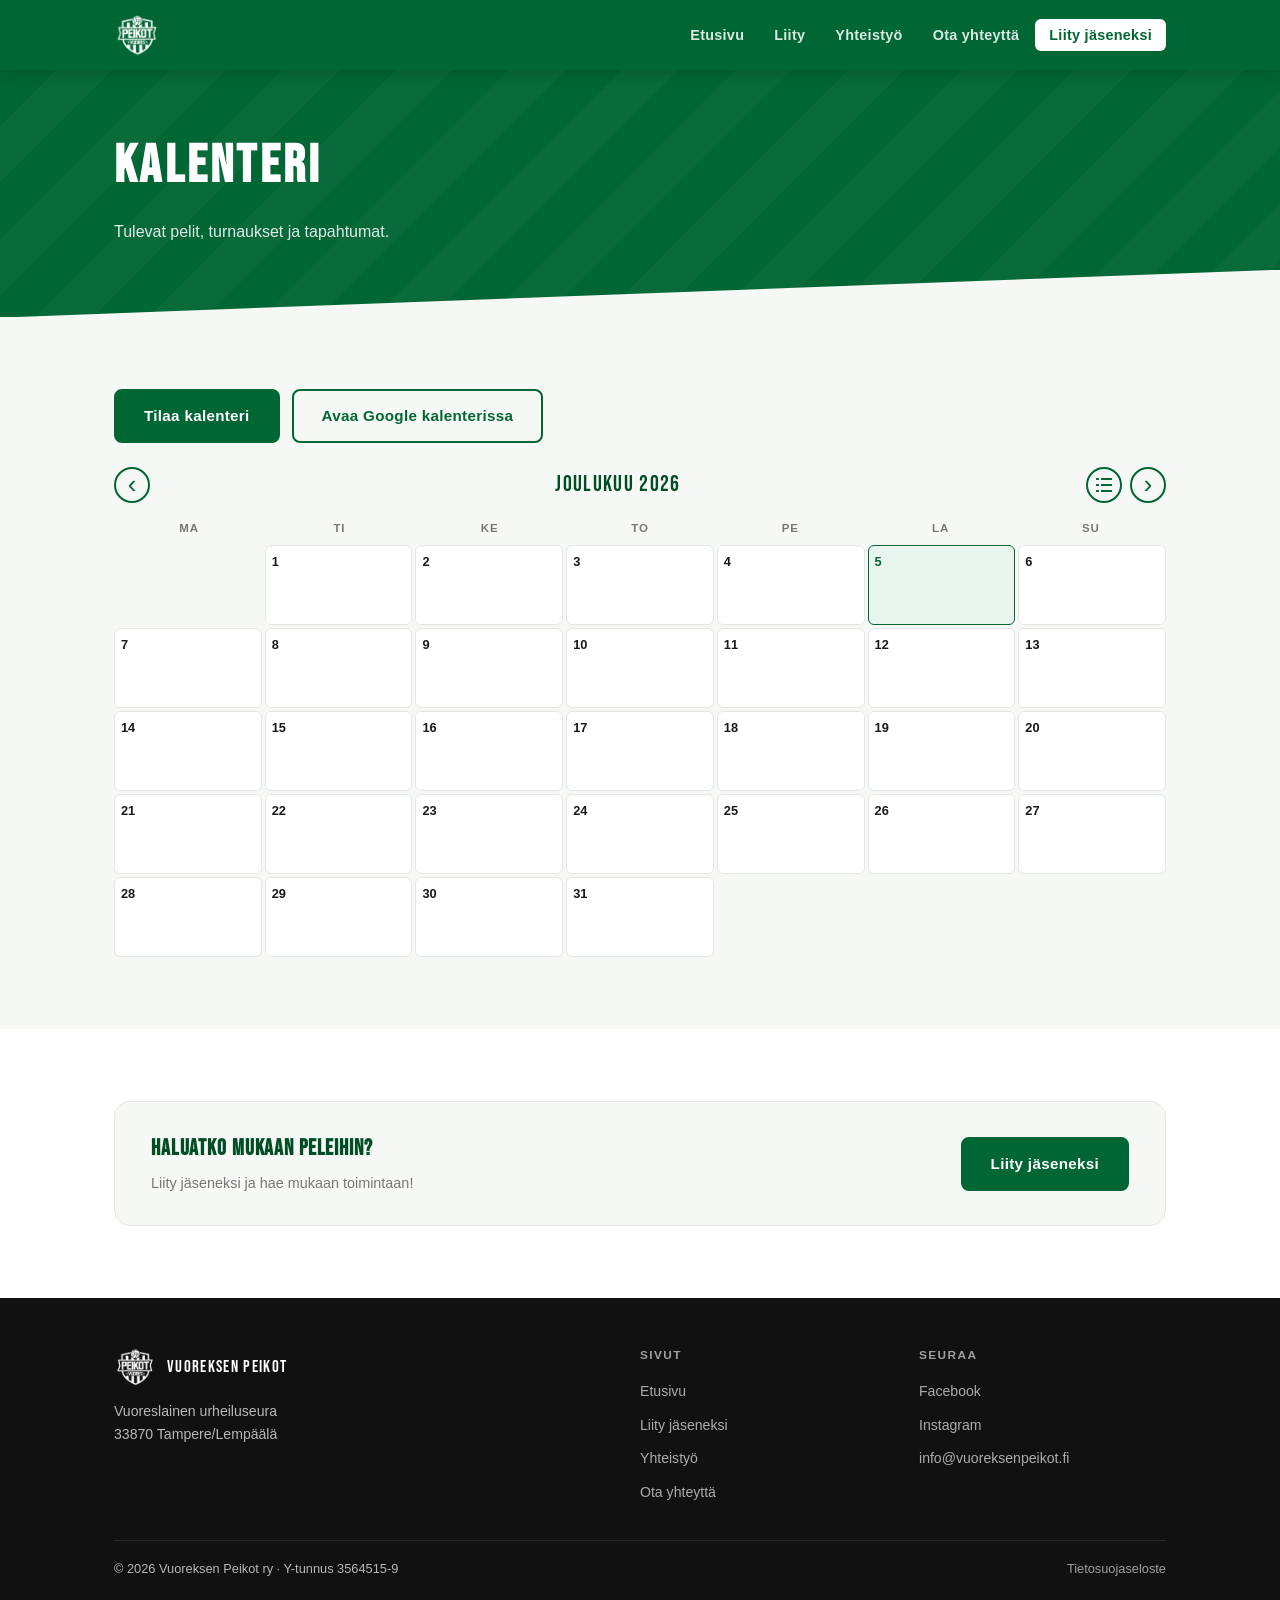
<file: kalenteri.html>
<!DOCTYPE html>
<html lang="fi">
<head>
  <meta charset="UTF-8">
  <meta name="viewport" content="width=device-width, initial-scale=1.0">
  <title>Kalenteri — Vuoreksen Peikot ry</title>
  <meta name="description" content="Vuoreksen Peikot ry:n tapahtumakalenteri. Tulevat pelit, turnaukset ja tapahtumat.">
  <meta property="og:title" content="Kalenteri — Vuoreksen Peikot ry">
  <meta property="og:description" content="Tulevat pelit, turnaukset ja tapahtumat.">
  <meta property="og:image" content="https://vuoreksenpeikot.fi/img/logo.webp">
  <meta property="og:image:alt" content="Vuoreksen Peikot ry:n logo">
  <meta property="og:url" content="https://vuoreksenpeikot.fi/kalenteri.html">
  <meta property="og:type" content="website">
  <link rel="icon" href="img/favicon.ico" sizes="any">
  <link rel="icon" href="img/favicon-32x32.png" type="image/png" sizes="32x32">
  <link rel="icon" href="img/favicon-16x16.png" type="image/png" sizes="16x16">
  <link rel="apple-touch-icon" href="img/apple-touch-icon.png">
  <link rel="manifest" href="site.webmanifest">
  <link rel="preload" href="fonts/BebasNeue-Regular.woff2" as="font" type="font/woff2" crossorigin>
  <link rel="canonical" href="https://vuoreksenpeikot.fi/kalenteri.html">
  <link rel="stylesheet" href="css/style.css?v=1">
</head>
<body>

  <div id="nav-placeholder"><noscript><nav class="nav" role="navigation" aria-label="Päänavigaatio"><div class="container nav-inner"><a href="index.html" class="nav-logo" aria-label="Vuoreksen Peikot etusivu"><img src="img/logo-white.webp" alt="Vuoreksen Peikot logo"></a><ul class="nav-links" style="display:flex"><li><a href="index.html">Etusivu</a></li><li><a href="kalenteri.html">Kalenteri</a></li><li><a href="liity.html">Liity</a></li><li><a href="yhteistyo.html">Yhteistyö</a></li><li><a href="ota-yhteytta.html">Ota yhteyttä</a></li></ul></div></nav></noscript></div>

  <!-- PAGE HERO -->
  <section class="page-hero" id="main-content">
    <div class="page-hero-bg" aria-hidden="true"></div>
    <div class="container page-hero-content">
      <h1>Kalenteri</h1>
      <p>Tulevat pelit, turnaukset ja tapahtumat.</p>
    </div>
  </section>

  <!-- TAPAHTUMALISTA -->
  <section class="section section-alt">
    <div class="container">
      <div class="calendar-subscribe" style="margin-bottom:24px">
        <a href="webcal://calendar.google.com/calendar/ical/info%40vuoreksenpeikot.fi/public/basic.ics" class="btn btn-primary">Tilaa kalenteri</a>
        <a href="https://calendar.google.com/calendar/embed?src=info%40vuoreksenpeikot.fi&ctz=Europe%2FHelsinki" target="_blank" rel="noopener" class="btn btn-outline-green">Avaa Google kalenterissa</a>
      </div>

      <div id="event-list">
        <div class="cal-header">
          <button class="cal-nav-btn" id="cal-prev">&#8249;</button>
          <span class="cal-month-title" id="cal-month-title"></span>
          <div class="cal-header-right">
            <button class="cal-view-toggle" id="cal-view-toggle" aria-label="Vaihda näkymää">
              <svg class="cal-toggle-icon cal-toggle-icon-agenda" width="20" height="20" viewBox="0 0 20 20" fill="none" aria-hidden="true"><rect x="2" y="3" width="3" height="2" rx=".5" fill="currentColor"/><rect x="7" y="3" width="11" height="2" rx=".5" fill="currentColor"/><rect x="2" y="9" width="3" height="2" rx=".5" fill="currentColor"/><rect x="7" y="9" width="11" height="2" rx=".5" fill="currentColor"/><rect x="2" y="15" width="3" height="2" rx=".5" fill="currentColor"/><rect x="7" y="15" width="11" height="2" rx=".5" fill="currentColor"/></svg>
              <svg class="cal-toggle-icon cal-toggle-icon-grid" width="20" height="20" viewBox="0 0 20 20" fill="none" aria-hidden="true"><rect x="2" y="2" width="7" height="7" rx="1" fill="currentColor"/><rect x="11" y="2" width="7" height="7" rx="1" fill="currentColor"/><rect x="2" y="11" width="7" height="7" rx="1" fill="currentColor"/><rect x="11" y="11" width="7" height="7" rx="1" fill="currentColor"/></svg>
            </button>
            <button class="cal-nav-btn" id="cal-next">&#8250;</button>
          </div>
        </div>
        <div class="cal-weekdays">
          <div>Ma</div><div>Ti</div><div>Ke</div><div>To</div><div>Pe</div><div>La</div><div>Su</div>
        </div>
        <div class="cal-days" id="cal-days">
          <div class="event-list-empty" style="grid-column:1/-1">Ladataan tapahtumia...</div>
        </div>
        <div class="cal-agenda" id="cal-agenda"></div>
      </div>

    </div>
  </section>

  <!-- CTA -->
  <section class="section">
    <div class="container">
      <div class="cta-banner">
        <div>
          <h3>Haluatko mukaan peleihin?</h3>
          <p>Liity jäseneksi ja hae mukaan toimintaan!</p>
        </div>
        <a href="liity.html" class="btn btn-primary">Liity jäseneksi</a>
      </div>
    </div>
  </section>

  <!-- TAPAHTUMA-MODAALI -->
  <div id="cal-modal" class="cal-modal-overlay" role="dialog" aria-modal="true">
    <div class="cal-modal-box">
      <button class="cal-modal-close" id="cal-modal-close" aria-label="Sulje">&times;</button>
      <h3 id="cal-modal-title"></h3>
      <p id="cal-modal-date" class="cal-modal-meta"></p>
      <p id="cal-modal-time" class="cal-modal-meta"></p>
      <p id="cal-modal-location" class="cal-modal-meta cal-modal-location"></p>
      <p id="cal-modal-desc" class="cal-modal-desc"></p>
    </div>
  </div>

  <div id="footer-placeholder"></div>

  <script data-goatcounter="https://peikot.goatcounter.com/count"
          async src="js/count.js"></script>
  <script src="js/main.js?v=1"></script>
</body>
</html>
</file>
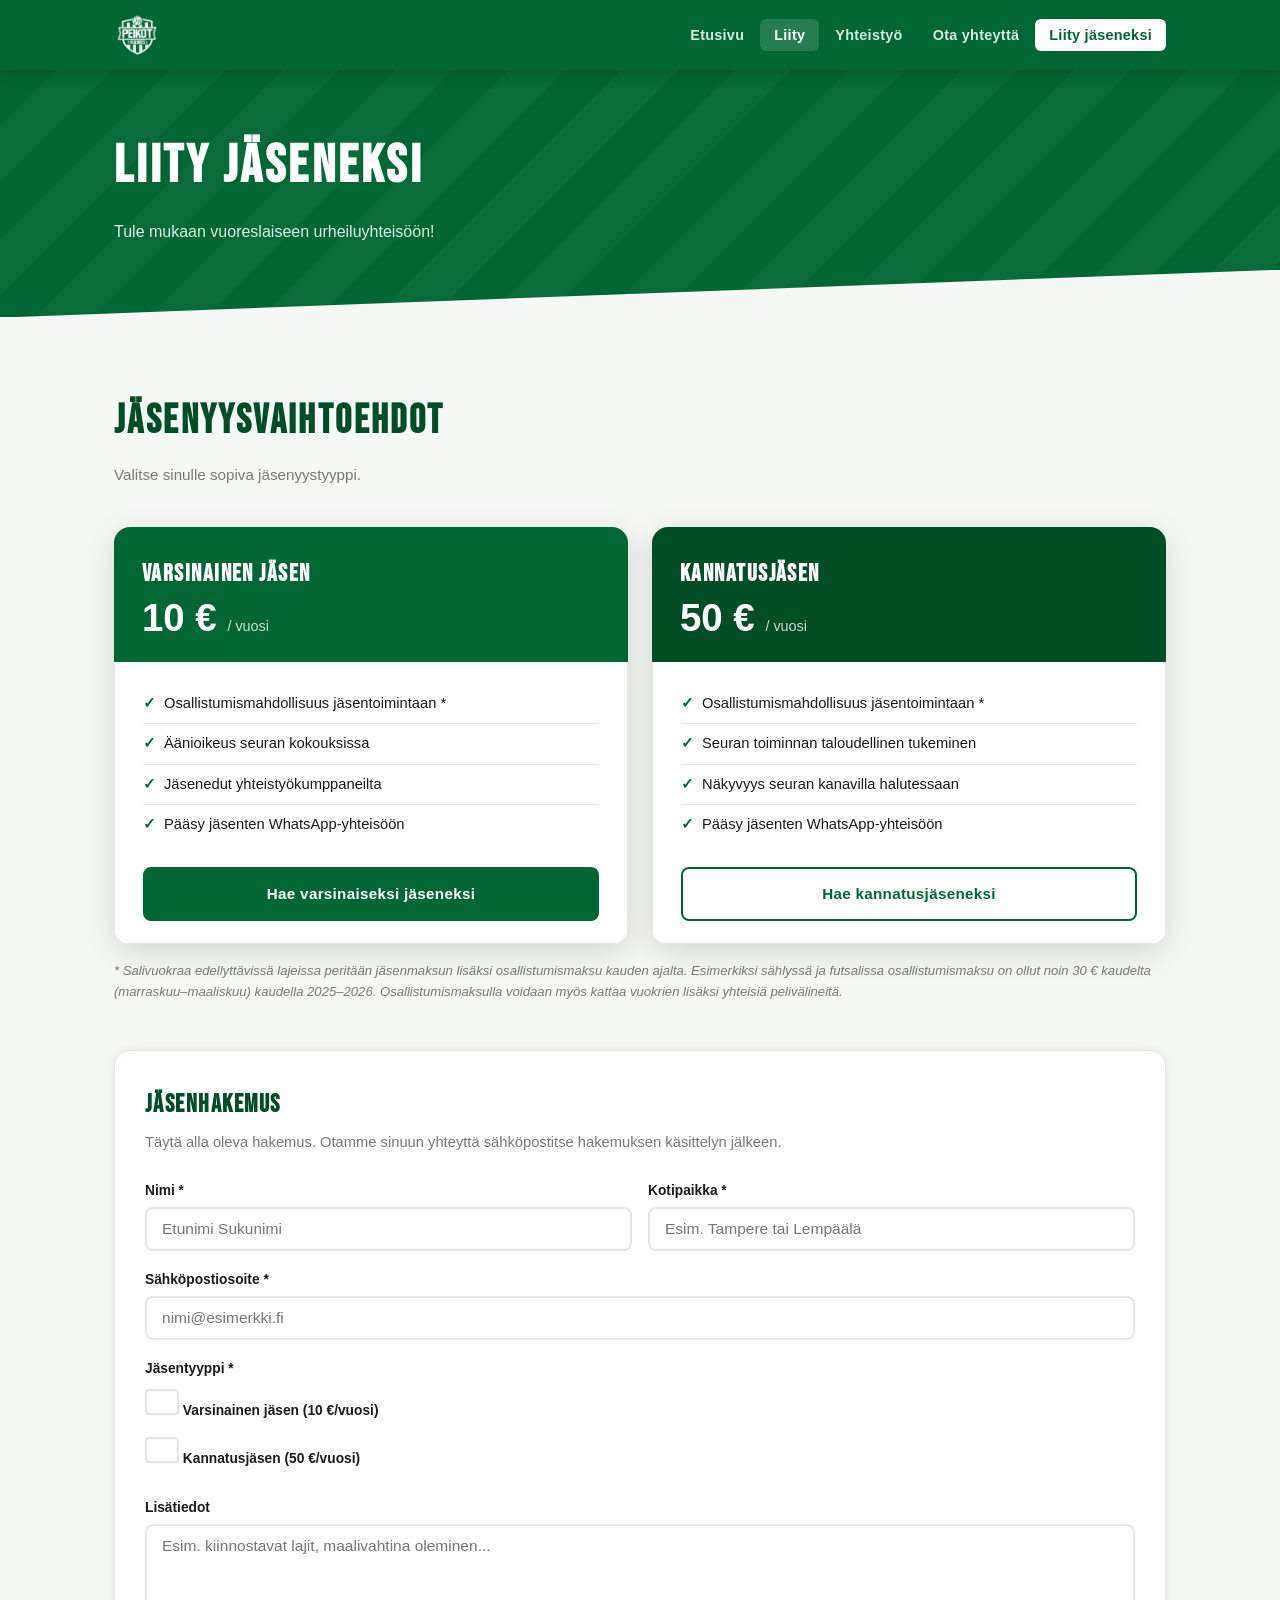
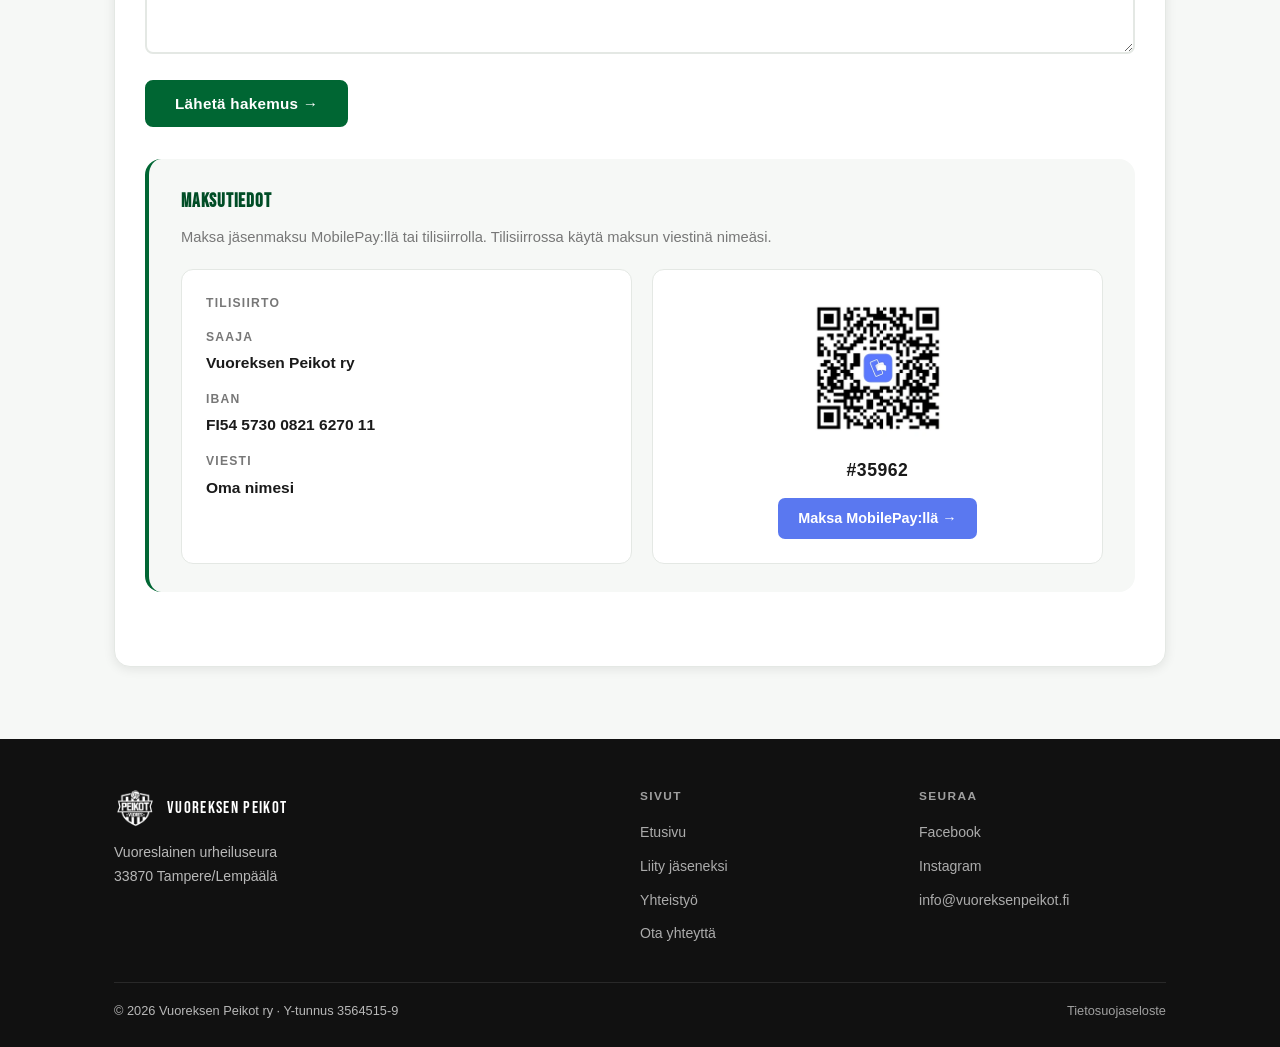
<file: liity.html>
<!DOCTYPE html>
<html lang="fi">
<head>
  <meta charset="UTF-8">
  <meta name="viewport" content="width=device-width, initial-scale=1.0">
  <title>Liity jäseneksi — Vuoreksen Peikot ry</title>
  <meta name="description" content="Liity Vuoreksen Peikot ry:n jäseneksi.">
  <meta property="og:title" content="Liity jäseneksi — Vuoreksen Peikot ry">
  <meta property="og:description" content="Liity Vuoreksen Peikot ry:n jäseneksi.">
  <meta property="og:image" content="https://vuoreksenpeikot.fi/img/logo.webp">
  <meta property="og:url" content="https://vuoreksenpeikot.fi/liity.html">
  <meta property="og:type" content="website">
  <link rel="icon" href="img/favicon.ico" sizes="any">
  <link rel="icon" href="img/favicon-32x32.png" type="image/png" sizes="32x32">
  <link rel="icon" href="img/favicon-16x16.png" type="image/png" sizes="16x16">
  <link rel="apple-touch-icon" href="img/apple-touch-icon.png">
  <link rel="manifest" href="site.webmanifest">
  <link rel="preload" href="fonts/BebasNeue-Regular.woff2" as="font" type="font/woff2" crossorigin>
  <link rel="stylesheet" href="css/style.css">
</head>
<body>

  <div id="nav-placeholder"></div>

  <!-- PAGE HERO -->
  <section class="page-hero">
    <div class="page-hero-bg" aria-hidden="true"></div>
    <div class="container page-hero-content">
      <h1>Liity jäseneksi</h1>
      <p>Tule mukaan vuoreslaiseen urheiluyhteisöön!</p>
    </div>
  </section>

  <!-- JÄSENYYSTYYPIT -->
  <section class="section section-alt">
    <div class="container">
      <div class="section-header">
        <h2 class="section-title">Jäsenyysvaihtoehdot</h2>
        <p class="section-subtitle">Valitse sinulle sopiva jäsenyystyyppi.</p>
      </div>

      <div class="membership-grid">
        <div class="membership-card">
          <div class="membership-card-header">
            <h3>Varsinainen jäsen</h3>
            <div class="membership-card-price">10 € <span>/ vuosi</span></div>
          </div>
          <div class="membership-card-body">
            <ul>
              <li>Osallistumismahdollisuus jäsentoimintaan *</li>
              <li>Äänioikeus seuran kokouksissa</li>
              <li>Jäsenedut yhteistyökumppaneilta</li>
              <li>Pääsy jäsenten WhatsApp-yhteisöön</li>
            </ul>
            <a href="#hakemus" class="btn btn-primary btn-block">Hae varsinaiseksi jäseneksi</a>
          </div>
        </div>

        <div class="membership-card featured">
          <div class="membership-card-header">
            <h3>Kannatusjäsen</h3>
            <div class="membership-card-price">50 € <span>/ vuosi</span></div>
          </div>
          <div class="membership-card-body">
            <ul>
              <li>Osallistumismahdollisuus jäsentoimintaan *</li>
              <li>Seuran toiminnan taloudellinen tukeminen</li>
              <li>Näkyvyys seuran kanavilla halutessaan</li>
              <li>Pääsy jäsenten WhatsApp-yhteisöön</li>
            </ul>
            <a href="#hakemus" class="btn btn-outline-green btn-block">Hae kannatusjäseneksi</a>
          </div>
        </div>
      </div>

      <p class="membership-footnote">* Salivuokraa edellyttävissä lajeissa peritään jäsenmaksun lisäksi osallistumismaksu kauden ajalta. Esimerkiksi sählyssä ja futsalissa osallistumismaksu on ollut noin 30 € kaudelta (marraskuu–maaliskuu) kaudella 2025–2026. Osallistumismaksulla voidaan myös kattaa vuokrien lisäksi yhteisiä pelivälineitä.</p>

      <!-- Jäsenhakemuslomake -->
      <div id="hakemus" class="form-section">
        <h2>Jäsenhakemus</h2>
        <p>Täytä alla oleva hakemus. Otamme sinuun yhteyttä sähköpostitse hakemuksen käsittelyn jälkeen.</p>

        <div id="lomake-container">
          <form id="liittymislomake">
            <div class="form-row">
              <div class="form-group">
                <label for="nimi">Nimi *</label>
                <input type="text" id="nimi" name="nimi" placeholder="Etunimi Sukunimi" required>
              </div>
              <div class="form-group">
                <label for="kotipaikka">Kotipaikka *</label>
                <input type="text" id="kotipaikka" name="kotipaikka" placeholder="Esim. Tampere tai Lempäälä" required>
              </div>
            </div>

            <div class="form-group">
              <label for="email">Sähköpostiosoite *</label>
              <input type="email" id="email" name="email" placeholder="nimi@esimerkki.fi" required>
            </div>

            <div class="form-group">
              <label>Jäsentyyppi *</label>
              <div class="form-choice-group">
                <label class="form-choice">
                  <input type="radio" name="jasenyystyyppi" value="Varsinainen jäsen (10 €/vuosi)" required>
                  Varsinainen jäsen (10 €/vuosi)
                </label>
                <label class="form-choice">
                  <input type="radio" name="jasenyystyyppi" value="Kannatusjäsen (50 €/vuosi)">
                  Kannatusjäsen (50 €/vuosi)
                </label>
              </div>
            </div>

            <div class="form-group">
              <label for="lisatiedot">Lisätiedot</label>
              <textarea id="lisatiedot" name="lisatiedot" placeholder="Esim. kiinnostavat lajit, maalivahtina oleminen..."></textarea>
            </div>

            <div class="form-submit">
              <button type="submit" id="laheta-btn" class="btn btn-primary">Lähetä hakemus →</button>
            </div>
          </form>
        </div>

        <!-- Maksutiedot -->
        <div class="payment-box">
          <h3>Maksutiedot</h3>
          <p>Maksa jäsenmaksu MobilePay:llä tai tilisiirrolla. Tilisiirrossa käytä maksun viestinä nimeäsi.</p>

          <div class="payment-columns">
            <!-- Tilisiirto -->
            <div class="payment-col">
              <p class="payment-col-label">Tilisiirto</p>
              <div class="payment-item">
                <label>Saaja</label>
                <span>Vuoreksen Peikot ry</span>
              </div>
              <div class="payment-item">
                <label>IBAN</label>
                <span>FI54 5730 0821 6270 11</span>
              </div>
              <div class="payment-item">
                <label>Viesti</label>
                <span>Oma nimesi</span>
              </div>
            </div>

            <!-- MobilePay -->
            <div class="payment-col payment-col-mobilepay">
              <a href="https://qr.mobilepay.fi/vp/E3s6ohSnM" target="_blank" rel="noopener">
                <img src="img/mobilepay-qr.webp" alt="MobilePay QR-koodi — Vuoreksen Peikot ry #35962">
              </a>
              <span class="payment-mobilepay-code">#35962</span>
              <a href="https://qr.mobilepay.fi/vp/E3s6ohSnM" target="_blank" rel="noopener" class="payment-mobilepay-btn">
                Maksa MobilePay:llä →
              </a>
            </div>
          </div>
        </div>
      </div>
    </div>
  </section>

  <div id="footer-placeholder"></div>

  <script data-goatcounter="https://peikot.goatcounter.com/count"
          async src="js/count.js"></script>
  <script src="js/main.js"></script>
  <script>
    // Vaihda tähän Apps Script web-appin URL julkaisun jälkeen
    var APPS_SCRIPT_URL = 'https://script.google.com/macros/s/AKfycbxe5zT0oY_1dgBaQ8CPJgdIB0oJ7sqiXNlC4tZwMvCW9GUK5bniqYM-hsTlI0c_pLhf/exec';

    document.getElementById('liittymislomake').addEventListener('submit', function (e) {
      e.preventDefault();

      var btn = document.getElementById('laheta-btn');
      btn.disabled = true;
      btn.textContent = 'Lähetetään…';

      var formData = new FormData(this);

      fetch(APPS_SCRIPT_URL, {
        method: 'POST',
        mode: 'no-cors',
        body: new URLSearchParams(formData)
      })
        .then(function () {
          document.getElementById('lomake-container').innerHTML =
            '<div class="info-box info-box--success">' +
            '<strong>Hakemus lähetetty!</strong><br>' +
            'Kiitos hakemuksestasi. Otamme sinuun yhteyttä pian. ' +
            'Muista vielä maksaa jäsenmaksu alla olevilla tiedoilla. ' +
            'Jos et saa vahvistusviestiä kahden päivän sisällä, ota yhteyttä: ' +
            '<a href="mailto:info@vuoreksenpeikot.fi">info@vuoreksenpeikot.fi</a>' +
            '</div>';
        })
        .catch(function () {
          btn.disabled = false;
          btn.textContent = 'Lähetä hakemus →';
          alert('Lomakkeen lähetyksessä tapahtui virhe. Yritä uudelleen tai ota yhteyttä osoitteeseen info@vuoreksenpeikot.fi');
        });
    });
  </script>
</body>
</html>
</file>
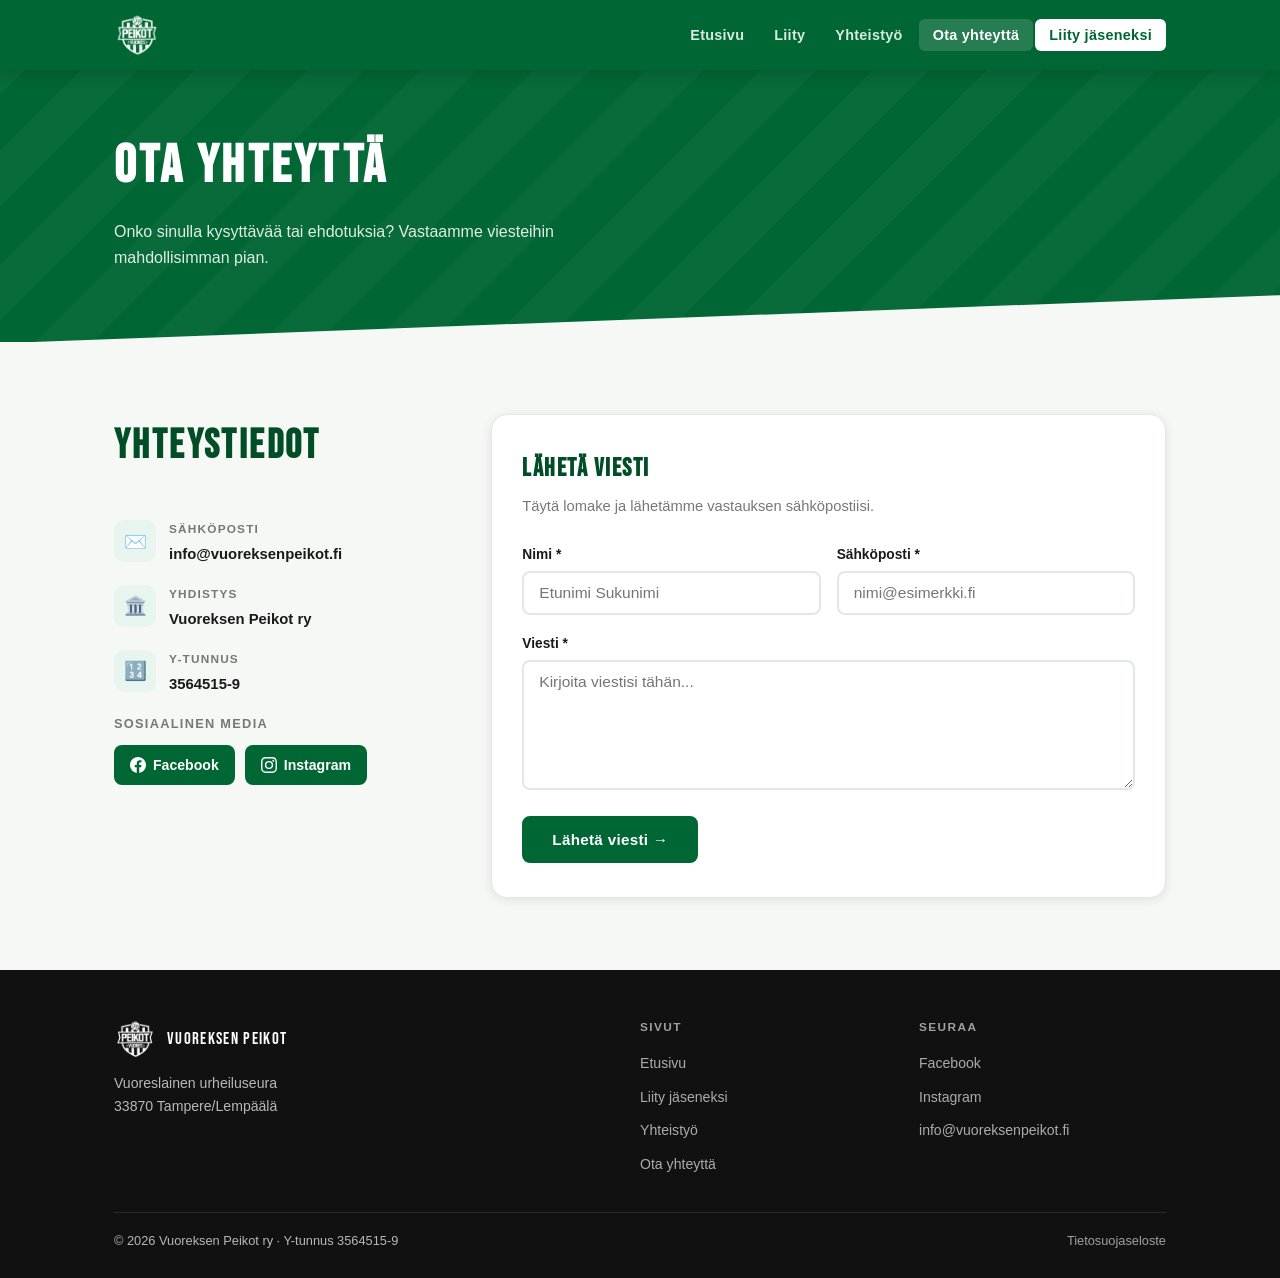
<file: ota-yhteytta.html>
<!DOCTYPE html>
<html lang="fi">
<head>
  <meta charset="UTF-8">
  <meta name="viewport" content="width=device-width, initial-scale=1.0">
  <title>Ota yhteyttä — Vuoreksen Peikot ry</title>
  <meta name="description" content="Ota yhteyttä Vuoreksen Peikot ry:hyn. Lähetä meille viesti tai löydä meidät somesta.">
  <meta property="og:title" content="Ota yhteyttä — Vuoreksen Peikot ry">
  <meta property="og:description" content="Ota yhteyttä Vuoreksen Peikot ry:hyn. Vastaamme viesteihin mahdollisimman pian.">
  <meta property="og:image" content="https://vuoreksenpeikot.fi/img/logo.webp">
  <meta property="og:url" content="https://vuoreksenpeikot.fi/ota-yhteytta.html">
  <meta property="og:type" content="website">
  <link rel="icon" href="img/favicon.ico" sizes="any">
  <link rel="icon" href="img/favicon-32x32.png" type="image/png" sizes="32x32">
  <link rel="icon" href="img/favicon-16x16.png" type="image/png" sizes="16x16">
  <link rel="apple-touch-icon" href="img/apple-touch-icon.png">
  <link rel="manifest" href="site.webmanifest">
  <link rel="preload" href="fonts/BebasNeue-Regular.woff2" as="font" type="font/woff2" crossorigin>
  <link rel="stylesheet" href="css/style.css">
</head>
<body>

  <div id="nav-placeholder"></div>

  <!-- PAGE HERO -->
  <section class="page-hero">
    <div class="page-hero-bg" aria-hidden="true"></div>
    <div class="container page-hero-content">
      <h1>Ota yhteyttä</h1>
      <p>Onko sinulla kysyttävää tai ehdotuksia? Vastaamme viesteihin mahdollisimman pian.</p>
    </div>
  </section>

  <!-- YHTEYSTIEDOT + LOMAKE -->
  <section class="section section-alt">
    <div class="container">
      <div class="contact-layout">

        <!-- Yhteystiedot -->
        <div class="contact-info">
          <h2 class="section-title" style="margin-bottom:24px;">Yhteystiedot</h2>

          <div class="contact-item">
            <div class="contact-item-icon" aria-hidden="true">✉️</div>
            <div class="contact-item-text">
              <label>Sähköposti</label>
              <a href="mailto:info@vuoreksenpeikot.fi">info@vuoreksenpeikot.fi</a>
            </div>
          </div>

          <div class="contact-item">
            <div class="contact-item-icon" aria-hidden="true">🏛️</div>
            <div class="contact-item-text">
              <label>Yhdistys</label>
              <span>Vuoreksen Peikot ry</span>
            </div>
          </div>

          <div class="contact-item">
            <div class="contact-item-icon" aria-hidden="true">🔢</div>
            <div class="contact-item-text">
              <label>Y-tunnus</label>
              <span>3564515-9</span>
            </div>
          </div>

          <div>
            <p style="font-size:.8rem;font-weight:700;text-transform:uppercase;letter-spacing:.1em;color:var(--gray);margin-bottom:10px;">Sosiaalinen media</p>
            <div class="social-links">
              <a href="https://www.facebook.com/vuoreksenhontsyt" target="_blank" rel="noopener" class="social-link">
                <svg width="16" height="16" viewBox="0 0 24 24" fill="currentColor" aria-hidden="true"><path d="M24 12.073c0-6.627-5.373-12-12-12s-12 5.373-12 12c0 5.99 4.388 10.954 10.125 11.854v-8.385H7.078v-3.47h3.047V9.43c0-3.007 1.792-4.669 4.533-4.669 1.312 0 2.686.235 2.686.235v2.953H15.83c-1.491 0-1.956.925-1.956 1.874v2.25h3.328l-.532 3.47h-2.796v8.385C19.612 23.027 24 18.062 24 12.073z"/></svg>
                Facebook
              </a>
              <a href="https://www.instagram.com/vuoreksenpeikot" target="_blank" rel="noopener" class="social-link">
                <svg width="16" height="16" viewBox="0 0 24 24" fill="currentColor" aria-hidden="true"><path d="M12 2.163c3.204 0 3.584.012 4.85.07 3.252.148 4.771 1.691 4.919 4.919.058 1.265.069 1.645.069 4.849 0 3.205-.012 3.584-.069 4.849-.149 3.225-1.664 4.771-4.919 4.919-1.266.058-1.644.07-4.85.07-3.204 0-3.584-.012-4.849-.07-3.26-.149-4.771-1.699-4.919-4.92-.058-1.265-.07-1.644-.07-4.849 0-3.204.013-3.583.07-4.849.149-3.227 1.664-4.771 4.919-4.919 1.266-.057 1.645-.069 4.849-.069zM12 0C8.741 0 8.333.014 7.053.072 2.695.272.273 2.69.073 7.052.014 8.333 0 8.741 0 12c0 3.259.014 3.668.072 4.948.2 4.358 2.618 6.78 6.98 6.98C8.333 23.986 8.741 24 12 24c3.259 0 3.668-.014 4.948-.072 4.354-.2 6.782-2.618 6.979-6.98.059-1.28.073-1.689.073-4.948 0-3.259-.014-3.667-.072-4.947-.196-4.354-2.617-6.78-6.979-6.98C15.668.014 15.259 0 12 0zm0 5.838a6.162 6.162 0 100 12.324 6.162 6.162 0 000-12.324zM12 16a4 4 0 110-8 4 4 0 010 8zm6.406-11.845a1.44 1.44 0 100 2.881 1.44 1.44 0 000-2.881z"/></svg>
                Instagram
              </a>
            </div>
          </div>
        </div>

        <!-- Yhteydenottolomake -->
        <div id="yhteydenotto-container" class="form-section">
          <h2>Lähetä viesti</h2>
          <p>Täytä lomake ja lähetämme vastauksen sähköpostiisi.</p>

          <form id="yhteydenotto-lomake">
            <div class="form-row">
              <div class="form-group">
                <label for="nimi">Nimi *</label>
                <input type="text" id="nimi" name="nimi" placeholder="Etunimi Sukunimi" required>
              </div>
              <div class="form-group">
                <label for="email">Sähköposti *</label>
                <input type="email" id="email" name="email" placeholder="nimi@esimerkki.fi" required>
              </div>
            </div>

            <div class="form-group">
              <label for="viesti">Viesti *</label>
              <textarea id="viesti" name="viesti" placeholder="Kirjoita viestisi tähän..." required></textarea>
            </div>

            <div class="form-submit">
              <button type="submit" id="laheta-yhteydenotto-btn" class="btn btn-primary">Lähetä viesti →</button>
            </div>
          </form>
        </div>

      </div>
    </div>
  </section>

  <div id="footer-placeholder"></div>

  <script data-goatcounter="https://peikot.goatcounter.com/count"
          async src="js/count.js"></script>
  <script src="js/main.js"></script>
  <script>
    // Vaihda tähän yhteydenotto-Apps Scriptin web-appin URL julkaisun jälkeen
    // Ohjeet: apps-script/yhteydenotto.gs
    var YHTEYDENOTTO_URL = 'https://script.google.com/macros/s/AKfycbx_fWn4XDqOUID0j5BvHbJycRP-bn5nrtCTuVW__rrtwAWNbr3lDjN8rQrsXikDa8voAw/exec';

    document.getElementById('yhteydenotto-lomake').addEventListener('submit', function (e) {
      e.preventDefault();

      var btn = document.getElementById('laheta-yhteydenotto-btn');
      btn.disabled = true;
      btn.textContent = 'Lähetetään…';

      var formData = new FormData(this);

      fetch(YHTEYDENOTTO_URL, {
        method: 'POST',
        mode: 'no-cors',
        body: new URLSearchParams(formData)
      })
        .then(function () {
          document.getElementById('yhteydenotto-container').innerHTML =
            '<div class="info-box" style="border-color:#2ecc71;background:#f0fff4;padding:24px;">' +
            '<strong>Viesti lähetetty!</strong><br>' +
            'Kiitos viestistäsi. Otamme sinuun yhteyttä mahdollisimman pian. ' +
            'Voit myös tavoittaa meidät suoraan: ' +
            '<a href="mailto:info@vuoreksenpeikot.fi">info@vuoreksenpeikot.fi</a>' +
            '</div>';
        })
        .catch(function () {
          btn.disabled = false;
          btn.textContent = 'Lähetä viesti →';
          alert('Viestin lähetyksessä tapahtui virhe. Yritä uudelleen tai ota yhteyttä osoitteeseen info@vuoreksenpeikot.fi');
        });
    });
  </script>
</body>
</html>
</file>
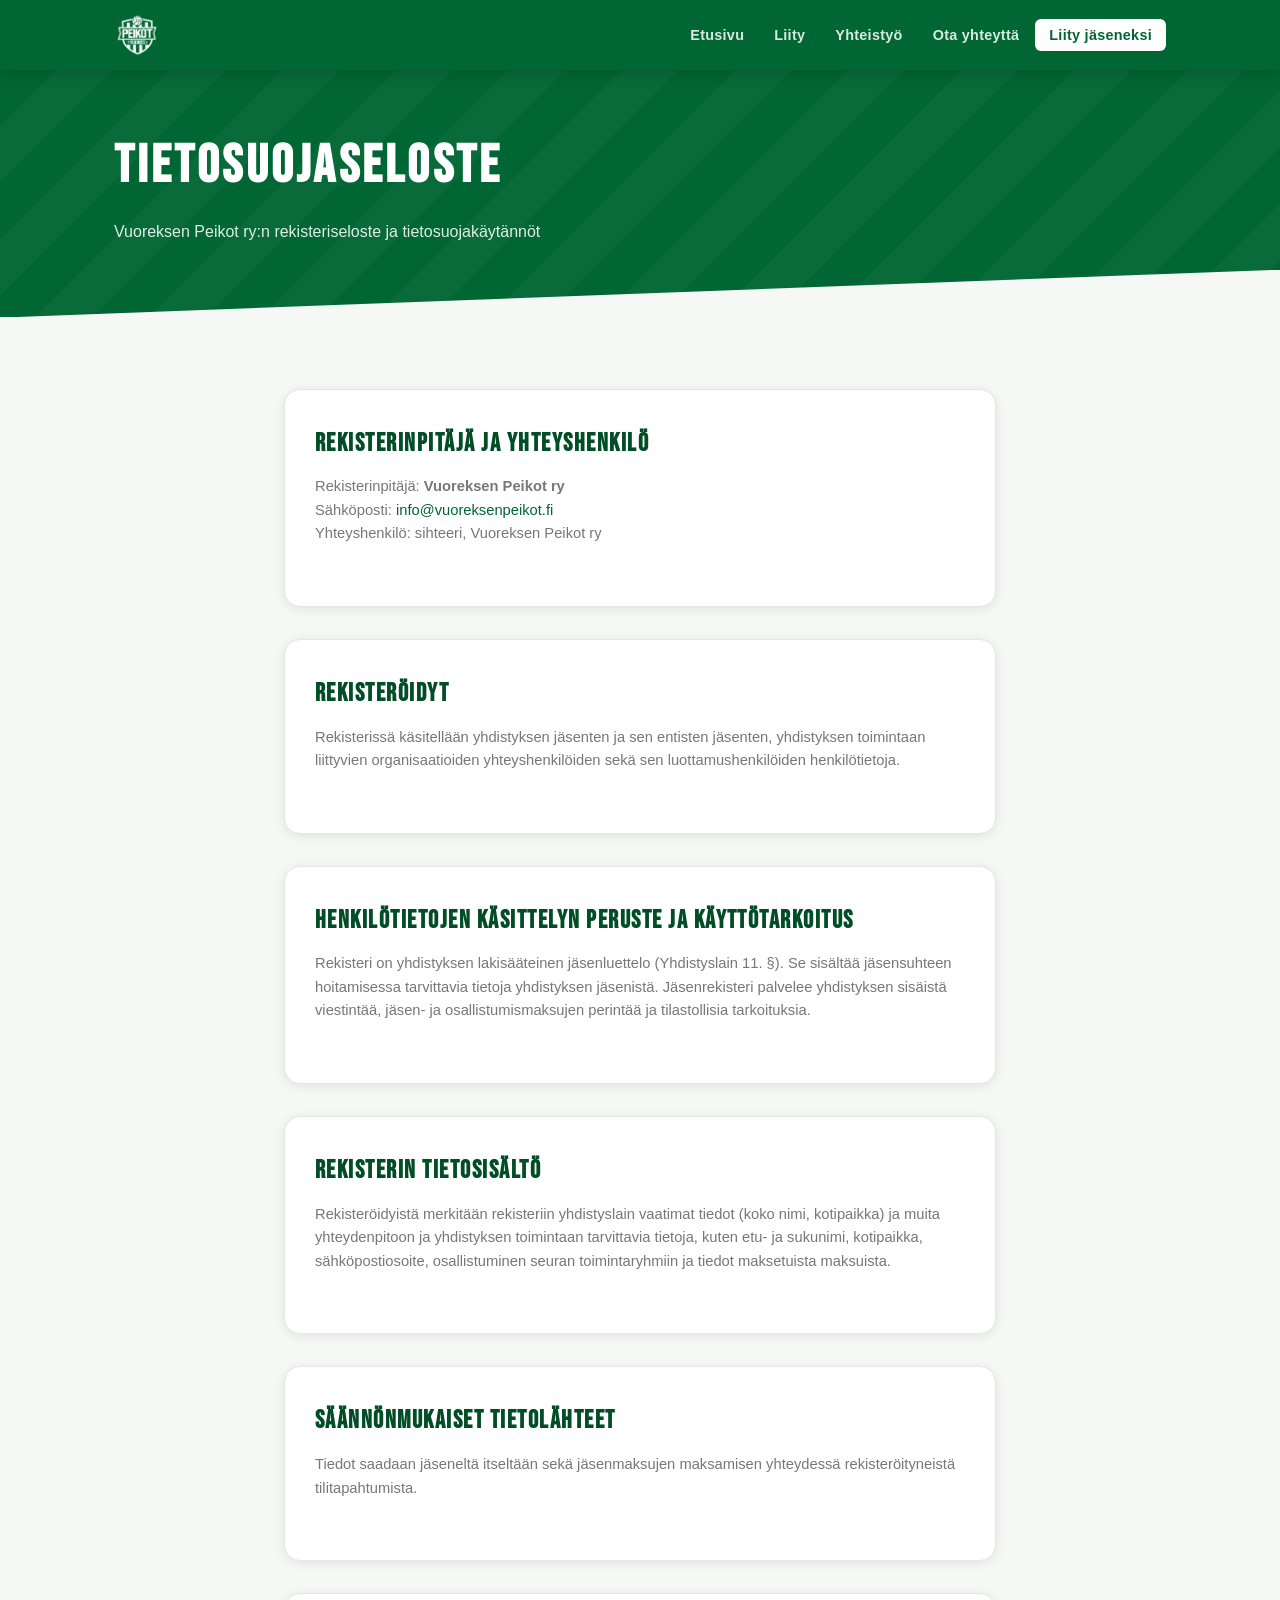
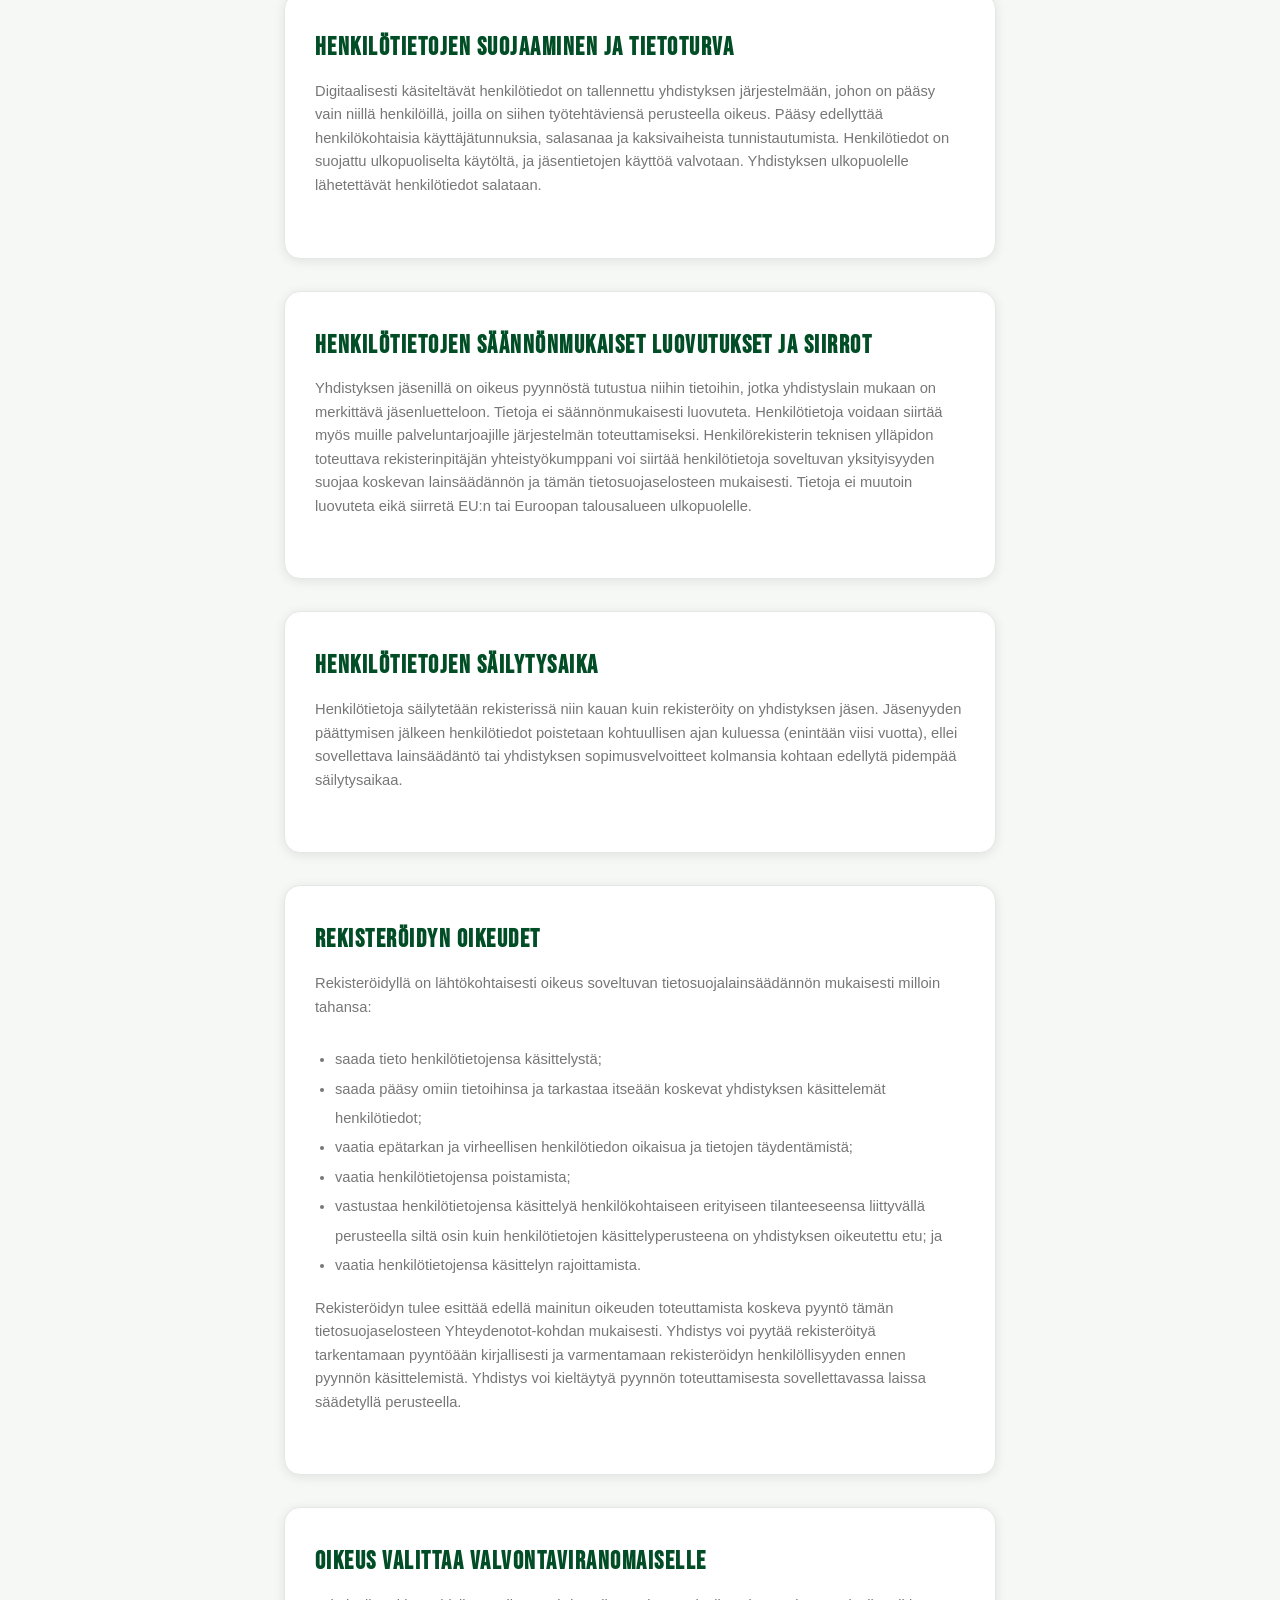
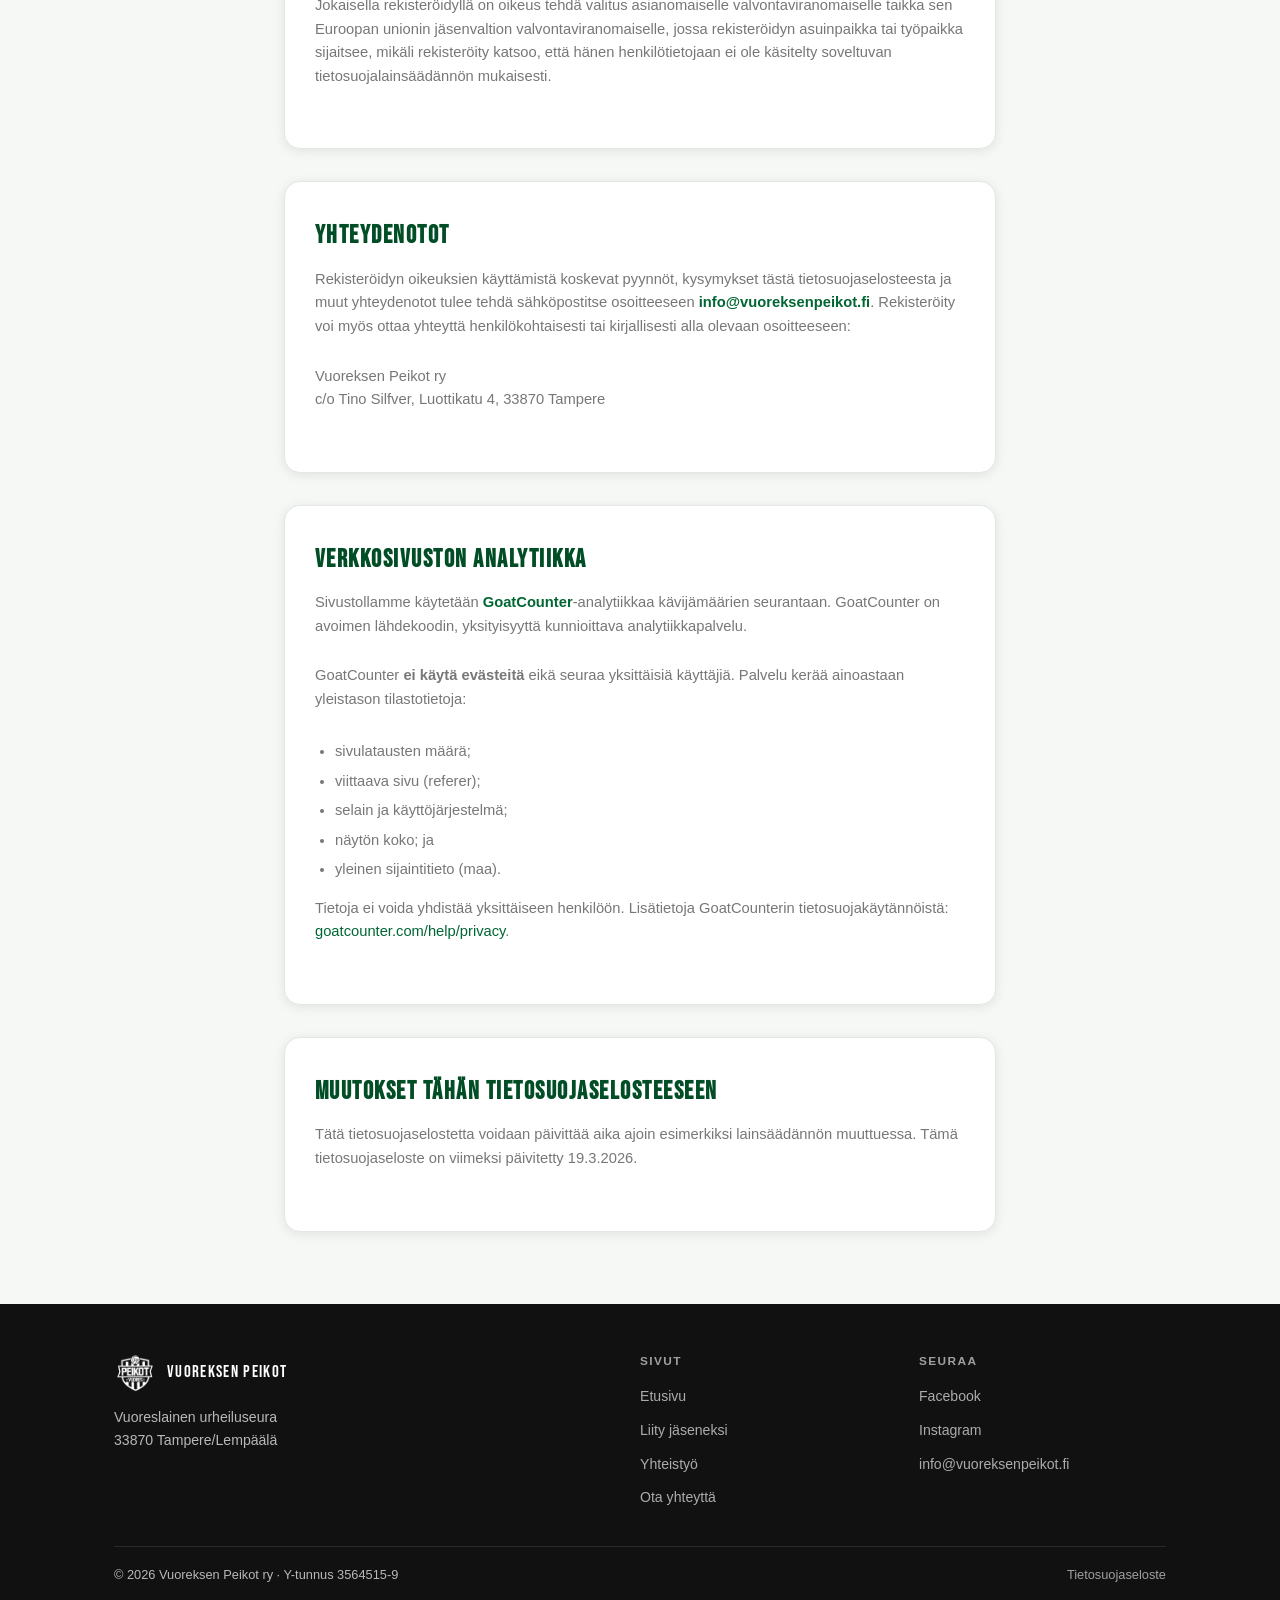
<file: tietosuoja.html>
<!DOCTYPE html>
<html lang="fi">
<head>
  <meta charset="UTF-8">
  <meta name="viewport" content="width=device-width, initial-scale=1.0">
  <title>Tietosuojaseloste — Vuoreksen Peikot ry</title>
  <meta name="description" content="Vuoreksen Peikot ry:n tietosuojaseloste. Rekisterinpitäjä, kerättävät tiedot ja rekisteröidyn oikeudet.">
  <meta property="og:title" content="Tietosuojaseloste — Vuoreksen Peikot ry">
  <meta property="og:description" content="Vuoreksen Peikot ry:n tietosuojaseloste.">
  <meta property="og:image" content="https://vuoreksenpeikot.fi/img/logo.webp">
  <meta property="og:url" content="https://vuoreksenpeikot.fi/tietosuoja.html">
  <meta property="og:type" content="website">
  <link rel="icon" href="img/favicon.ico" sizes="any">
  <link rel="icon" href="img/favicon-32x32.png" type="image/png" sizes="32x32">
  <link rel="icon" href="img/favicon-16x16.png" type="image/png" sizes="16x16">
  <link rel="apple-touch-icon" href="img/apple-touch-icon.png">
  <link rel="manifest" href="site.webmanifest">
  <link rel="preload" href="fonts/BebasNeue-Regular.woff2" as="font" type="font/woff2" crossorigin>
  <link rel="stylesheet" href="css/style.css">
</head>
<body>

  <div id="nav-placeholder"></div>

  <!-- PAGE HERO -->
  <section class="page-hero">
    <div class="page-hero-bg" aria-hidden="true"></div>
    <div class="container page-hero-content">
      <h1>Tietosuojaseloste</h1>
      <p>Vuoreksen Peikot ry:n rekisteriseloste ja tietosuojakäytännöt</p>
    </div>
  </section>

  <!-- SISÄLTÖ -->
  <section class="section section-alt">
    <div class="container" style="max-width:760px;">

      <div class="form-section" style="margin-bottom:32px;">
        <h2>Rekisterinpitäjä ja yhteyshenkilö</h2>
        <p style="margin-top:12px;">
          Rekisterinpitäjä: <strong>Vuoreksen Peikot ry</strong><br>
          Sähköposti: <a href="mailto:info@vuoreksenpeikot.fi" style="color:var(--green);">info@vuoreksenpeikot.fi</a><br>
          Yhteyshenkilö: sihteeri, Vuoreksen Peikot ry
        </p>
      </div>

      <div class="form-section" style="margin-bottom:32px;">
        <h2>Rekisteröidyt</h2>
        <p style="margin-top:12px;">
          Rekisterissä käsitellään yhdistyksen jäsenten ja sen entisten jäsenten, yhdistyksen toimintaan
          liittyvien organisaatioiden yhteyshenkilöiden sekä sen luottamushenkilöiden henkilötietoja.
        </p>
      </div>

      <div class="form-section" style="margin-bottom:32px;">
        <h2>Henkilötietojen käsittelyn peruste ja käyttötarkoitus</h2>
        <p style="margin-top:12px;">
          Rekisteri on yhdistyksen lakisääteinen jäsenluettelo (Yhdistyslain 11. §). Se sisältää
          jäsensuhteen hoitamisessa tarvittavia tietoja yhdistyksen jäsenistä. Jäsenrekisteri palvelee
          yhdistyksen sisäistä viestintää, jäsen- ja osallistumismaksujen perintää ja tilastollisia
          tarkoituksia.
        </p>
      </div>

      <div class="form-section" style="margin-bottom:32px;">
        <h2>Rekisterin tietosisältö</h2>
        <p style="margin-top:12px;">
          Rekisteröidyistä merkitään rekisteriin yhdistyslain vaatimat tiedot (koko nimi, kotipaikka)
          ja muita yhteydenpitoon ja yhdistyksen toimintaan tarvittavia tietoja, kuten etu- ja sukunimi,
          kotipaikka, sähköpostiosoite, osallistuminen seuran toimintaryhmiin ja tiedot
          maksetuista maksuista.
        </p>
      </div>

      <div class="form-section" style="margin-bottom:32px;">
        <h2>Säännönmukaiset tietolähteet</h2>
        <p style="margin-top:12px;">
          Tiedot saadaan jäseneltä itseltään sekä jäsenmaksujen maksamisen yhteydessä rekisteröityneistä
          tilitapahtumista.
        </p>
      </div>

      <div class="form-section" style="margin-bottom:32px;">
        <h2>Henkilötietojen suojaaminen ja tietoturva</h2>
        <p style="margin-top:12px;">
          Digitaalisesti käsiteltävät henkilötiedot on tallennettu yhdistyksen järjestelmään, johon on
          pääsy vain niillä henkilöillä, joilla on siihen työtehtäviensä perusteella oikeus. Pääsy
          edellyttää henkilökohtaisia käyttäjätunnuksia, salasanaa ja kaksivaiheista tunnistautumista.
          Henkilötiedot on suojattu ulkopuoliselta käytöltä, ja jäsentietojen käyttöä valvotaan.
          Yhdistyksen ulkopuolelle lähetettävät henkilötiedot salataan.
        </p>
      </div>

      <div class="form-section" style="margin-bottom:32px;">
        <h2>Henkilötietojen säännönmukaiset luovutukset ja siirrot</h2>
        <p style="margin-top:12px;">
          Yhdistyksen jäsenillä on oikeus pyynnöstä tutustua niihin tietoihin, jotka yhdistyslain mukaan
          on merkittävä jäsenluetteloon. Tietoja ei säännönmukaisesti luovuteta. Henkilötietoja voidaan
          siirtää myös muille palveluntarjoajille järjestelmän toteuttamiseksi. Henkilörekisterin
          teknisen ylläpidon toteuttava rekisterinpitäjän yhteistyökumppani voi siirtää henkilötietoja
          soveltuvan yksityisyyden suojaa koskevan lainsäädännön ja tämän tietosuojaselosteen mukaisesti.
          Tietoja ei muutoin luovuteta eikä siirretä EU:n tai Euroopan talousalueen ulkopuolelle.
        </p>
      </div>

      <div class="form-section" style="margin-bottom:32px;">
        <h2>Henkilötietojen säilytysaika</h2>
        <p style="margin-top:12px;">
          Henkilötietoja säilytetään rekisterissä niin kauan kuin rekisteröity on yhdistyksen jäsen.
          Jäsenyyden päättymisen jälkeen henkilötiedot poistetaan kohtuullisen ajan kuluessa (enintään
          viisi vuotta), ellei sovellettava lainsäädäntö tai yhdistyksen sopimusvelvoitteet kolmansia
          kohtaan edellytä pidempää säilytysaikaa.
        </p>
      </div>

      <div class="form-section" style="margin-bottom:32px;">
        <h2>Rekisteröidyn oikeudet</h2>
        <p style="margin-top:12px;">Rekisteröidyllä on lähtökohtaisesti oikeus soveltuvan tietosuojalainsäädännön mukaisesti milloin tahansa:</p>
        <ul style="margin-top:10px;padding-left:20px;color:var(--gray);font-size:.92rem;line-height:2;">
          <li>saada tieto henkilötietojensa käsittelystä;</li>
          <li>saada pääsy omiin tietoihinsa ja tarkastaa itseään koskevat yhdistyksen käsittelemät henkilötiedot;</li>
          <li>vaatia epätarkan ja virheellisen henkilötiedon oikaisua ja tietojen täydentämistä;</li>
          <li>vaatia henkilötietojensa poistamista;</li>
          <li>vastustaa henkilötietojensa käsittelyä henkilökohtaiseen erityiseen tilanteeseensa liittyvällä perusteella siltä osin kuin henkilötietojen käsittelyperusteena on yhdistyksen oikeutettu etu; ja</li>
          <li>vaatia henkilötietojensa käsittelyn rajoittamista.</li>
        </ul>
        <p style="margin-top:16px;">
          Rekisteröidyn tulee esittää edellä mainitun oikeuden toteuttamista koskeva pyyntö tämän
          tietosuojaselosteen Yhteydenotot-kohdan mukaisesti. Yhdistys voi pyytää rekisteröityä
          tarkentamaan pyyntöään kirjallisesti ja varmentamaan rekisteröidyn henkilöllisyyden ennen
          pyynnön käsittelemistä. Yhdistys voi kieltäytyä pyynnön toteuttamisesta sovellettavassa
          laissa säädetyllä perusteella.
        </p>
      </div>

      <div class="form-section" style="margin-bottom:32px;">
        <h2>Oikeus valittaa valvontaviranomaiselle</h2>
        <p style="margin-top:12px;">
          Jokaisella rekisteröidyllä on oikeus tehdä valitus asianomaiselle valvontaviranomaiselle
          taikka sen Euroopan unionin jäsenvaltion valvontaviranomaiselle, jossa rekisteröidyn
          asuinpaikka tai työpaikka sijaitsee, mikäli rekisteröity katsoo, että hänen henkilötietojaan
          ei ole käsitelty soveltuvan tietosuojalainsäädännön mukaisesti.
        </p>
      </div>

      <div class="form-section" style="margin-bottom:32px;">
        <h2>Yhteydenotot</h2>
        <p style="margin-top:12px;">
          Rekisteröidyn oikeuksien käyttämistä koskevat pyynnöt, kysymykset tästä tietosuojaselosteesta
          ja muut yhteydenotot tulee tehdä sähköpostitse osoitteeseen
          <a href="mailto:info@vuoreksenpeikot.fi" style="color:var(--green);font-weight:600;">info@vuoreksenpeikot.fi</a>.
          Rekisteröity voi myös ottaa yhteyttä henkilökohtaisesti tai kirjallisesti alla olevaan osoitteeseen:
        </p>
        <p style="margin-top:12px;">
          Vuoreksen Peikot ry<br>
          c/o Tino Silfver, Luottikatu 4, 33870 Tampere
        </p>
      </div>

      <div class="form-section" style="margin-bottom:32px;">
        <h2>Verkkosivuston analytiikka</h2>
        <p style="margin-top:12px;">
          Sivustollamme käytetään <a href="https://www.goatcounter.com" target="_blank" rel="noopener" style="color:var(--green);font-weight:600;">GoatCounter</a>-analytiikkaa
          kävijämäärien seurantaan. GoatCounter on avoimen lähdekoodin, yksityisyyttä kunnioittava analytiikkapalvelu.
        </p>
        <p style="margin-top:12px;">
          GoatCounter <strong>ei käytä evästeitä</strong> eikä seuraa yksittäisiä käyttäjiä. Palvelu kerää ainoastaan
          yleistason tilastotietoja:
        </p>
        <ul style="margin-top:10px;padding-left:20px;color:var(--gray);font-size:.92rem;line-height:2;">
          <li>sivulatausten määrä;</li>
          <li>viittaava sivu (referer);</li>
          <li>selain ja käyttöjärjestelmä;</li>
          <li>näytön koko; ja</li>
          <li>yleinen sijaintitieto (maa).</li>
        </ul>
        <p style="margin-top:12px;">
          Tietoja ei voida yhdistää yksittäiseen henkilöön. Lisätietoja GoatCounterin tietosuojakäytännöistä:
          <a href="https://www.goatcounter.com/help/privacy" target="_blank" rel="noopener" style="color:var(--green);">goatcounter.com/help/privacy</a>.
        </p>
      </div>

      <div class="form-section">
        <h2>Muutokset tähän tietosuojaselosteeseen</h2>
        <p style="margin-top:12px;">
          Tätä tietosuojaselostetta voidaan päivittää aika ajoin esimerkiksi lainsäädännön muuttuessa.
          Tämä tietosuojaseloste on viimeksi päivitetty 19.3.2026.
        </p>
      </div>

    </div>
  </section>

  <div id="footer-placeholder"></div>

  <script data-goatcounter="https://peikot.goatcounter.com/count"
          async src="js/count.js"></script>
  <script src="js/main.js"></script>
</body>
</html>
</file>
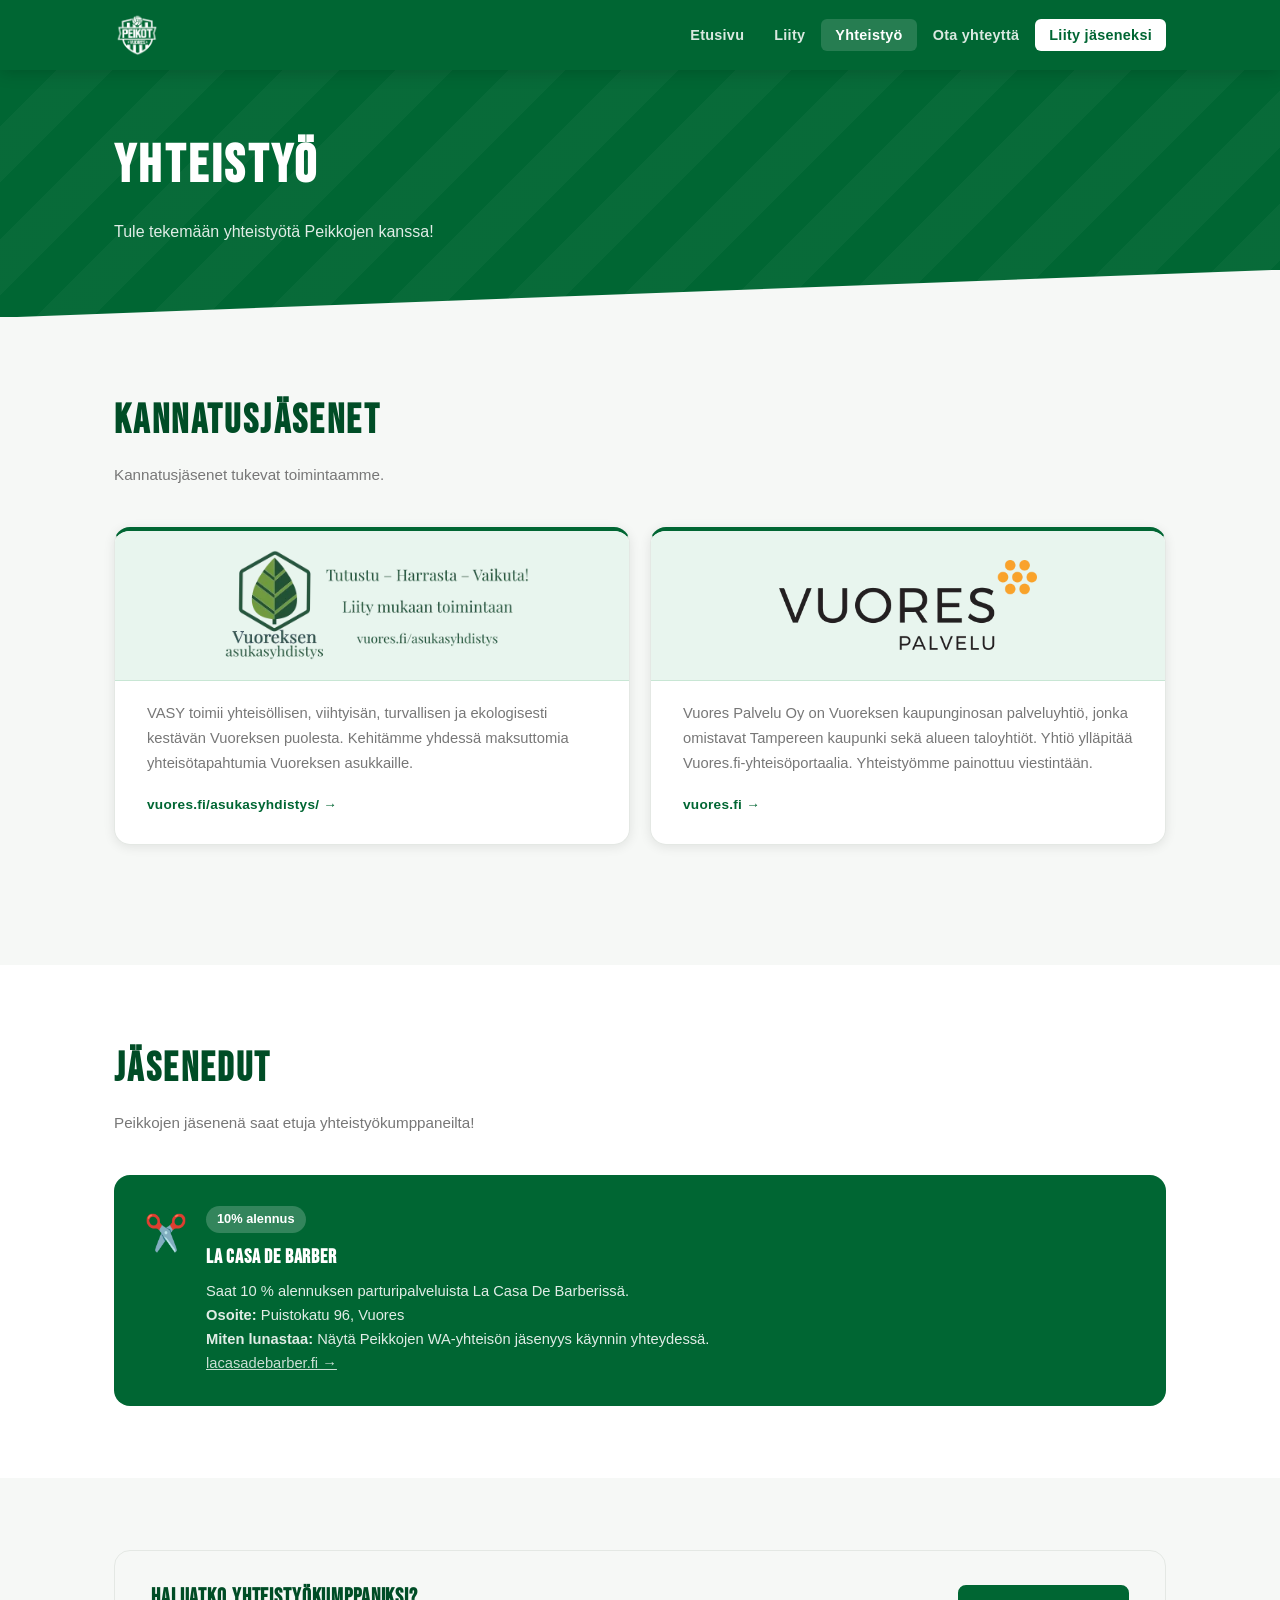
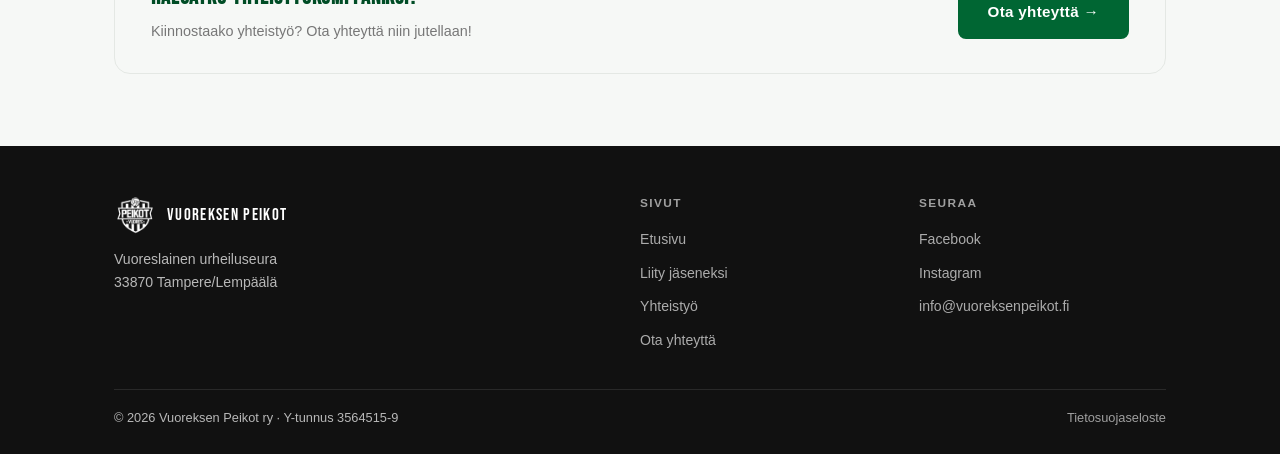
<file: yhteistyo.html>
<!DOCTYPE html>
<html lang="fi">
<head>
  <meta charset="UTF-8">
  <meta name="viewport" content="width=device-width, initial-scale=1.0">
  <title>Yhteistyö — Vuoreksen Peikot ry</title>
  <meta name="description" content="Vuoreksen Peikot ry:n yhteistyökumppanit ja jäsenedut. Tutustu kumppaneihin ja hyödynnä jäsenetusi.">
  <meta property="og:title" content="Yhteistyö — Vuoreksen Peikot ry">
  <meta property="og:description" content="Vuoreksen Peikot ry:n yhteistyökumppanit ja jäsenedut.">
  <meta property="og:image" content="https://vuoreksenpeikot.fi/img/logo.webp">
  <meta property="og:url" content="https://vuoreksenpeikot.fi/yhteistyo.html">
  <meta property="og:type" content="website">
  <link rel="icon" href="img/favicon.ico" sizes="any">
  <link rel="icon" href="img/favicon-32x32.png" type="image/png" sizes="32x32">
  <link rel="icon" href="img/favicon-16x16.png" type="image/png" sizes="16x16">
  <link rel="apple-touch-icon" href="img/apple-touch-icon.png">
  <link rel="manifest" href="site.webmanifest">
  <link rel="preload" href="fonts/BebasNeue-Regular.woff2" as="font" type="font/woff2" crossorigin>
  <link rel="stylesheet" href="css/style.css">
</head>
<body>

  <div id="nav-placeholder"></div>

  <!-- PAGE HERO -->
  <section class="page-hero">
    <div class="page-hero-bg" aria-hidden="true"></div>
    <div class="container page-hero-content">
      <h1>Yhteistyö</h1>
      <p>Tule tekemään yhteistyötä Peikkojen kanssa!</p>
    </div>
  </section>

  <!-- YHTEISTYÖKUMPPANIT -->
  <section class="section section-alt">
    <div class="container">
      <div class="section-header">
        <h2 class="section-title">Kannatusjäsenet</h2>
        <p class="section-subtitle">Kannatusjäsenet tukevat toimintaamme.</p>
      </div>

      <div class="partners-grid">
        <a class="partner-card" href="https://vuores.fi/asukasyhdistys/" target="_blank" rel="noopener">
          <div class="partner-logo-wrap">
            <img src="img/vasy-logo.webp" alt="Vuoreksen asukasyhdistys VASY" class="partner-logo partner-logo--lg">
          </div>
          <div class="partner-body">
            <p>VASY toimii yhteisöllisen, viihtyisän, turvallisen ja ekologisesti kestävän Vuoreksen puolesta. Kehitämme yhdessä maksuttomia yhteisötapahtumia Vuoreksen asukkaille.</p>
            <span class="partner-cta">vuores.fi/asukasyhdistys/ →</span>
          </div>
        </a>

        <a class="partner-card" href="https://vuores.fi" target="_blank" rel="noopener">
          <div class="partner-logo-wrap">
            <img src="img/vuorespalvelu-logo.webp" alt="Vuores Palvelu Oy" class="partner-logo">
          </div>
          <div class="partner-body">
            <p>Vuores Palvelu Oy on Vuoreksen kaupunginosan palveluyhtiö, jonka omistavat Tampereen kaupunki sekä alueen taloyhtiöt. Yhtiö ylläpitää Vuores.fi-yhteisöportaalia. Yhteistyömme painottuu viestintään.</p>
            <span class="partner-cta">vuores.fi →</span>
          </div>
        </a>
      </div>
    </div>
  </section>

  <!-- JÄSENEDUT -->
  <section class="section">
    <div class="container">
      <div class="section-header">
        <h2 class="section-title">Jäsenedut</h2>
        <p class="section-subtitle">Peikkojen jäsenenä saat etuja yhteistyökumppaneilta!</p>
      </div>

      <div class="benefit-card">
        <div class="benefit-icon">✂️</div>
        <div class="benefit-content">
          <span class="benefit-badge">10% alennus</span>
          <h3>La Casa De Barber</h3>
          <p>
            Saat 10 % alennuksen parturipalveluista La Casa De Barberissä.<br>
            <strong>Osoite:</strong> Puistokatu 96, Vuores<br>
            <strong>Miten lunastaa:</strong> Näytä Peikkojen WA-yhteisön jäsenyys käynnin yhteydessä.<br>
            <a href="https://lacasadebarber.fi" target="_blank" rel="noopener" style="color:rgba(255,255,255,.9);text-decoration:underline;">lacasadebarber.fi →</a>
          </p>
        </div>
      </div>
    </div>
  </section>

  <!-- CTA: Haluatko kumppaniksi? -->
  <section class="section section-alt">
    <div class="container">
      <div class="cta-banner">
        <div>
          <h3>Haluatko yhteistyökumppaniksi?</h3>
          <p>Kiinnostaako yhteistyö? Ota yhteyttä niin jutellaan!</p>
        </div>
        <a href="ota-yhteytta.html" class="btn btn-primary">Ota yhteyttä →</a>
      </div>
    </div>
  </section>

  <div id="footer-placeholder"></div>

  <script data-goatcounter="https://peikot.goatcounter.com/count"
          async src="js/count.js"></script>
  <script src="js/main.js"></script>
</body>
</html>
</file>
<file: css/style.css>
/* =====================================================
   VUOREKSEN PEIKOT — style.css
   Brand: #006633 (Metsän vihreä) / #ffffff (Valkoinen)
   Display: Bebas Neue | Body: Arial
===================================================== */

@font-face {
  font-family: 'Bebas Neue';
  font-style: normal;
  font-weight: 400;
  font-display: swap;
  src: url('../fonts/BebasNeue-Regular.woff2') format('woff2');
}

/* --- Custom Properties --- */
:root {
  --green:       #006633;
  --green-dark:  #004d26;
  --green-light: #007a3d;
  --green-pale:  #e8f5ee;
  --white:       #ffffff;
  --off-white:   #f6f8f6;
  --gray-light:  #e4e8e4;
  --gray:        #777;
  --dark:        #111;
  --text:        #1a1a1a;

  --font-display: 'Bebas Neue', 'Arial Black', sans-serif;
  --font-body:    Arial, Helvetica, sans-serif;

  --nav-height: 70px;
  --radius:     8px;
  --radius-lg:  16px;
  --shadow:     0 2px 12px rgba(0,0,0,.09);
  --shadow-lg:  0 8px 32px rgba(0,0,0,.14);
  --transition: .22s cubic-bezier(.4,0,.2,1);
  --max-width:  1100px;

  /* Lajivärit */
  --color-sahly:           #c0392b;
  --color-futsal:          #2980b9;
  --color-harrastefutsal:  #e67e22;
  --color-padel:           #8e44ad;
  --color-futis:           #27ae60;
  --color-gold:            #daa520;
  --color-gold-dark:       #b8860b;
}

/* --- Reset --- */
*, *::before, *::after { box-sizing: border-box; margin: 0; padding: 0; }
html { scroll-behavior: smooth; }
body { font-family: var(--font-body); color: var(--text); background: var(--white); line-height: 1.6; -webkit-font-smoothing: antialiased; }
img { max-width: 100%; height: auto; display: block; }
a { color: inherit; text-decoration: none; }
button { cursor: pointer; border: none; background: none; font-family: inherit; }

/* --- Skip-link (saavutettavuus) --- */
.skip-link {
  position: absolute; left: -9999px; top: auto;
  background: var(--white); color: var(--green); padding: 8px 16px;
  font-weight: 700; font-size: .9rem; z-index: 1001; border-radius: var(--radius);
  text-decoration: none;
}
.skip-link:focus { left: 16px; top: 16px; }

/* --- Container --- */
.container { max-width: var(--max-width); margin: 0 auto; padding: 0 24px; }

/* --- Buttons --- */
.btn {
  display: inline-flex; align-items: center; gap: 8px;
  padding: 13px 28px; border-radius: var(--radius);
  font-family: var(--font-body); font-size: .95rem; font-weight: 700;
  letter-spacing: .02em; transition: all var(--transition);
  border: 2px solid transparent; white-space: nowrap;
}
.btn-primary { background: var(--green); color: var(--white); border-color: var(--green); }
.btn-primary:hover { background: var(--green-dark); border-color: var(--green-dark); transform: translateY(-2px); box-shadow: 0 6px 20px rgba(0,102,51,.35); }
.btn-outline { background: transparent; color: var(--white); border-color: rgba(255,255,255,.7); }
.btn-outline:hover { background: var(--white); color: var(--green); border-color: var(--white); transform: translateY(-2px); }
.btn-outline-green { background: transparent; color: var(--green); border-color: var(--green); }
.btn-outline-green:hover { background: var(--green); color: var(--white); transform: translateY(-2px); }
.btn-block { width: 100%; justify-content: center; }

/* Nav placeholder — pitää tilan varattuna async-latauksen aikana */
#nav-placeholder { height: var(--nav-height); background: var(--green); position: sticky; top: 0; z-index: 100; }

/* =====================================================
   NAVIGATION
===================================================== */
.nav {
  position: sticky; top: 0; z-index: 100;
  background: var(--green); height: var(--nav-height);
  box-shadow: 0 2px 16px rgba(0,0,0,.18);
}
.nav-inner { display: flex; align-items: center; justify-content: space-between; height: 100%; }

.nav-logo { display: flex; align-items: center; gap: 12px; color: var(--white); }
.nav-logo img { height: 46px; width: auto; }
.nav-logo-text { font-family: var(--font-display); font-size: 1.25rem; letter-spacing: .1em; line-height: 1.1; }
.nav-logo-text small { display: block; font-size: .7rem; letter-spacing: .15em; opacity: .8; }

.nav-links { display: none; list-style: none; gap: 2px; }
.nav-links a {
  color: rgba(255,255,255,.85); font-weight: 600; font-size: .9rem;
  padding: 8px 14px; border-radius: 6px; transition: all var(--transition); letter-spacing: .02em;
}
.nav-links a:hover, .nav-links a.active { color: var(--white); background: rgba(255,255,255,.15); }
.nav-cta { background: var(--white) !important; color: var(--green) !important; font-weight: 700 !important; }
.nav-cta:hover { background: rgba(255,255,255,.9) !important; }

.nav-hamburger { display: flex; flex-direction: column; gap: 5px; padding: 8px; border-radius: 6px; transition: background var(--transition); }
.nav-hamburger:hover { background: rgba(255,255,255,.15); }
.nav-hamburger span { display: block; width: 24px; height: 2px; background: var(--white); border-radius: 2px; transition: all var(--transition); }

body.nav-open .nav-hamburger span:nth-child(1) { transform: translateY(7px) rotate(45deg); }
body.nav-open .nav-hamburger span:nth-child(2) { opacity: 0; transform: scaleX(0); }
body.nav-open .nav-hamburger span:nth-child(3) { transform: translateY(-7px) rotate(-45deg); }

.nav-mobile {
  display: none; position: fixed;
  top: var(--nav-height); left: 0; right: 0;
  background: var(--green-dark); padding: 12px 24px 24px;
  box-shadow: 0 8px 24px rgba(0,0,0,.25); z-index: 99;
}
body.nav-open .nav-mobile { display: block; }
.nav-mobile a { display: block; color: rgba(255,255,255,.9); font-weight: 600; font-size: 1.05rem; padding: 13px 0; border-bottom: 1px solid rgba(255,255,255,.1); transition: color var(--transition); }
.nav-mobile a:last-child { border-bottom: none; }
.nav-mobile a:hover { color: var(--white); }

@media (min-width: 768px) {
  .nav-links { display: flex; }
  .nav-hamburger { display: none; }
}

/* =====================================================
   HERO (etusivu)
===================================================== */
.hero {
  background: var(--green); color: var(--white);
  padding: 80px 0 110px; position: relative; overflow: hidden;
}
.hero::after {
  content: ''; position: absolute; bottom: -1px; left: 0; right: 0; height: 64px;
  background: var(--white); clip-path: polygon(0 100%, 100% 0, 100% 100%);
}
.hero-bg {
  position: absolute; inset: 0;
  background-image: repeating-linear-gradient(-45deg, transparent, transparent 40px, rgba(255,255,255,.03) 40px, rgba(255,255,255,.03) 80px);
}
.hero-content { position: relative; z-index: 1; max-width: 680px; }
.hero-badge {
  display: inline-block; background: rgba(255,255,255,.15); color: rgba(255,255,255,.9);
  font-size: .75rem; font-weight: 700; letter-spacing: .14em; text-transform: uppercase;
  padding: 5px 14px; border-radius: 20px; margin-bottom: 20px;
}
.hero h1 {
  font-family: var(--font-display); font-size: clamp(2.8rem, 7vw, 5rem);
  line-height: 1.02; letter-spacing: .04em; margin-bottom: 20px;
}
.hero p { font-size: 1.05rem; opacity: .9; margin-bottom: 36px; max-width: 500px; line-height: 1.7; }
.hero-buttons { display: flex; gap: 12px; flex-wrap: wrap; }

/* =====================================================
   PAGE HERO (alasivut)
===================================================== */
.page-hero {
  background: var(--green); color: var(--white);
  padding: 52px 0 72px; position: relative; overflow: hidden;
}
.page-hero::after {
  content: ''; position: absolute; bottom: -1px; left: 0; right: 0; height: 48px;
  background: var(--off-white); clip-path: polygon(0 100%, 100% 0, 100% 100%);
}
.page-hero-bg {
  position: absolute; inset: 0;
  background-image: repeating-linear-gradient(-45deg, transparent, transparent 40px, rgba(255,255,255,.03) 40px, rgba(255,255,255,.03) 80px);
}
.page-hero-content { position: relative; z-index: 1; }
.page-hero h1 { font-family: var(--font-display); font-size: clamp(2.2rem, 5vw, 3.4rem); letter-spacing: .06em; margin-bottom: 10px; }
.page-hero p { font-size: 1rem; opacity: .88; max-width: 500px; }

/* =====================================================
   SECTIONS
===================================================== */
.section { padding: 72px 0; }
.section-alt { background: var(--off-white); }
.section-green { background: var(--green); color: var(--white); }

.section-header { margin-bottom: 40px; }
.section-title { font-family: var(--font-display); font-size: clamp(1.8rem, 4vw, 2.5rem); letter-spacing: .06em; color: var(--green-dark); margin-bottom: 10px; }
.section-title-white { color: var(--white); }
.section-subtitle { color: var(--gray); font-size: .95rem; max-width: 520px; }
.section-subtitle-white { color: rgba(255,255,255,.8); }

/* =====================================================
   ACTIVITY CARDS
===================================================== */
.cards-grid { display: grid; gap: 18px; grid-template-columns: 1fr; }
@media (min-width: 480px) { .cards-grid { grid-template-columns: repeat(2, 1fr); } }
@media (min-width: 900px) { .cards-grid { grid-template-columns: repeat(3, 1fr); } }

.card {
  background: var(--white); border-radius: var(--radius-lg); padding: 26px 22px;
  box-shadow: var(--shadow); border: 1px solid var(--gray-light); transition: all var(--transition);
}
.card:hover { transform: translateY(-4px); box-shadow: var(--shadow-lg); border-color: var(--green-light); }
.card-icon { font-size: 1.9rem; margin-bottom: 12px; display: flex; align-items: center; height: 36px; }
.card-icon img { height: 36px; width: auto; }
.card h3 { font-family: var(--font-display); font-size: 1.25rem; letter-spacing: .04em; color: var(--green-dark); margin-bottom: 7px; }
.card p { font-size: .88rem; color: var(--gray); line-height: 1.6; }

.card--img {
  position: relative; overflow: hidden;
  background-image: url('../img/futis.webp');
  background-size: cover; background-position: center;
  border-color: transparent;
}
.card--futsal { background-image: url('../img/futsal.webp'); }
.card--sahly  { background-image: url('../img/sahly.webp'); }
.card--kilpa  { background-image: url('../img/peikot-kilpa.webp'); }
.card--img::before {
  content: ''; position: absolute; inset: 0;
  background: linear-gradient(160deg, rgba(0,77,38,.45) 0%, rgba(0,40,20,.65) 100%);
  transition: opacity var(--transition);
}
.card--img:hover::before { opacity: .78; }
.card--img:hover { border-color: transparent; }
.card--img > * { position: relative; z-index: 1; }
.card--img .card-icon { filter: drop-shadow(0 2px 6px rgba(0,0,0,.4)); }
.card--futsal .card-icon img { filter: brightness(0) invert(1); }
.card--img h3 { color: var(--white); text-shadow: 0 1px 8px rgba(0,0,0,.5); }
.card--img p { color: rgba(255,255,255,.85); }

/* Padel card badge */
.card--padel { position: relative; overflow: hidden; }
.card-padel-badge {
  position: absolute; top: 12px; right: -8px; z-index: 2;
  display: flex; align-items: center; gap: 5px;
  background: linear-gradient(135deg, #006633 0%, #00994d 100%);
  color: var(--white);
  font-family: var(--font-display);
  font-size: .72rem;
  letter-spacing: .06em;
  padding: 6px 16px 6px 12px;
  border-radius: 6px 0 0 6px;
  box-shadow: 0 2px 10px rgba(0,102,51,.35), 0 0 0 1px rgba(255,255,255,.15) inset;
  transform: translateX(0);
  transition: all .3s cubic-bezier(.4,0,.2,1);
  white-space: nowrap;
}
.card-padel-badge::after {
  content: ''; position: absolute; bottom: -6px; right: 0;
  border: 3px solid transparent; border-top-color: #004d26; border-left-color: #004d26;
}
.card-padel-badge-text { line-height: 1; }
.card-padel-badge-arrow {
  flex-shrink: 0;
  transition: transform .3s cubic-bezier(.4,0,.2,1);
}
.card--padel:hover .card-padel-badge {
  background: linear-gradient(135deg, #00994d 0%, #00cc66 100%);
  box-shadow: 0 4px 16px rgba(0,153,77,.45), 0 0 0 1px rgba(255,255,255,.2) inset;
}
.card--padel:hover .card-padel-badge-arrow { transform: translate(2px, -2px); }

/* Höntsymeininki card badge */
.card--hontsy { position: relative; overflow: hidden; }
.card-hontsy-badge {
  position: absolute; top: 12px; right: -8px; z-index: 2;
  display: flex; align-items: center; gap: 5px;
  background: linear-gradient(135deg, var(--color-gold-dark) 0%, var(--color-gold) 100%);
  color: var(--white);
  font-family: var(--font-display);
  font-size: .72rem;
  letter-spacing: .06em;
  padding: 6px 16px 6px 12px;
  border-radius: 6px 0 0 6px;
  box-shadow: 0 2px 10px rgba(184,134,11,.35), 0 0 0 1px rgba(255,255,255,.15) inset;
  transform: translateX(0);
  transition: all .3s cubic-bezier(.4,0,.2,1);
  white-space: nowrap;
}
.card-hontsy-badge::after {
  content: ''; position: absolute; bottom: -6px; right: 0;
  border: 3px solid transparent; border-top-color: #8b6914; border-left-color: #8b6914;
}
.card-hontsy-badge-text { line-height: 1; }
.card-hontsy-badge-arrow {
  flex-shrink: 0;
  transition: transform .3s cubic-bezier(.4,0,.2,1);
}
.card--hontsy:hover .card-hontsy-badge {
  background: linear-gradient(135deg, var(--color-gold) 0%, #f0c040 100%);
  box-shadow: 0 4px 16px rgba(218,165,32,.45), 0 0 0 1px rgba(255,255,255,.2) inset;
}
.card--hontsy:hover .card-hontsy-badge-arrow { transform: translate(2px, -2px); }
.card--hontsy { cursor: pointer; }

/* Lightbox */
.lightbox {
  position: fixed; inset: 0; z-index: 9999;
  display: flex; align-items: center; justify-content: center;
  background: rgba(0,0,0,.85);
  opacity: 0; visibility: hidden;
  transition: opacity .3s ease, visibility .3s ease;
}
.lightbox.is-open { opacity: 1; visibility: visible; }
.lightbox-img {
  max-width: 90vw; max-height: 90vh;
  border-radius: 8px;
  box-shadow: 0 8px 40px rgba(0,0,0,.5);
  transform: scale(.95);
  transition: transform .3s ease;
}
.lightbox.is-open .lightbox-img { transform: scale(1); }
.lightbox-close {
  position: absolute; top: 16px; right: 20px;
  background: none; border: none;
  color: #fff; font-size: 2.5rem; line-height: 1;
  cursor: pointer; opacity: .7;
  transition: opacity .2s;
}
.lightbox-close:hover { opacity: 1; }

/* Lightbox: tekstisisältö */
.lightbox-content {
  background: var(--white); color: var(--text);
  max-width: min(720px, 90vw); max-height: 85vh;
  border-radius: var(--radius-lg);
  padding: 40px 44px;
  overflow-y: auto;
  transform: scale(.95);
  transition: transform .3s ease;
  box-shadow: 0 8px 40px rgba(0,0,0,.5);
}
.lightbox.is-open .lightbox-content { transform: scale(1); }
.lightbox-content h2 { font-family: var(--font-display); font-size: 1.6rem; letter-spacing: .04em; color: var(--green-dark); margin-bottom: 28px; }
.lightbox-content h3 { font-size: 1.05rem; font-weight: 700; color: var(--green-dark); margin: 28px 0 8px; }
.lightbox-content p { font-size: .93rem; line-height: 1.7; margin-bottom: 10px; }
.lightbox-content ul { margin: 8px 0 10px 20px; font-size: .93rem; line-height: 1.7; }
.lightbox-content ol { margin: 12px 0 12px 20px; font-size: .93rem; line-height: 1.7; }
.lightbox-content ol > li { margin-bottom: 4px; }
.lightbox-stamp { float: right; font-size: .78rem; color: var(--gray); margin: 0 0 0 16px; white-space: nowrap; }
@media (max-width: 600px) { .lightbox-content { padding: 28px 20px; } }

/* =====================================================
   PURPOSE INTRO
===================================================== */
.purpose-intro { text-align: center; max-width: 660px; margin: 0 auto 56px; }
.purpose-intro > p { font-size: 1.2rem; line-height: 1.6; color: var(--text); margin-bottom: 24px; }
.purpose-quote {
  margin: 0; padding: 0; border: none; background: none;
  font-size: 1.05rem; line-height: 1.8; color: var(--green-dark);
  font-style: italic; text-align: center;
  position: relative;
}
.purpose-quote::before { content: '\201C'; display: block; font-size: 4rem; line-height: 1; color: var(--green); font-style: normal; margin-bottom: -8px; font-family: Georgia, serif; }
.purpose-quote::after { content: ''; display: block; width: 60px; height: 3px; background: var(--green); margin: 24px auto 0; border-radius: 2px; }

/* =====================================================
   MEMBERSHIP CARDS
===================================================== */
.membership-grid { display: grid; gap: 24px; grid-template-columns: 1fr; margin-bottom: 16px; }
.membership-footnote { font-size: .82rem; color: var(--gray); font-style: italic; margin-bottom: 48px; }
@media (min-width: 768px) { .membership-grid { grid-template-columns: repeat(2, 1fr); } }

.membership-card { border-radius: var(--radius-lg); overflow: hidden; box-shadow: var(--shadow-lg); }
.membership-card-header { background: var(--green); color: var(--white); padding: 28px 28px 22px; }
.membership-card.featured .membership-card-header { background: var(--green-dark); }
.membership-card-header h3 { font-family: var(--font-display); font-size: 1.5rem; letter-spacing: .06em; margin-bottom: 4px; }
.membership-card-price { font-size: 2.4rem; font-weight: 700; line-height: 1.1; }
.membership-card-price span { font-size: .9rem; font-weight: 400; opacity: .8; }
.membership-card-body { background: var(--white); border: 1px solid var(--gray-light); border-top: none; padding: 22px 28px; }
.membership-card-body ul { list-style: none; margin-bottom: 22px; }
.membership-card-body li { padding: 8px 0; border-bottom: 1px solid var(--gray-light); font-size: .92rem; display: flex; align-items: center; gap: 8px; }
.membership-card-body li:last-child { border-bottom: none; }
.membership-card-body li::before { content: '✓'; color: var(--green); font-weight: 700; flex-shrink: 0; }

/* =====================================================
   PAYMENT INFO
===================================================== */
.payment-box {
  background: var(--off-white); border-radius: var(--radius-lg);
  padding: 28px 32px; border-left: 4px solid var(--green);
  margin-top: 32px; margin-bottom: 40px;
}
.payment-box h3 { font-family: var(--font-display); font-size: 1.2rem; letter-spacing: .04em; color: var(--green-dark); margin-bottom: 8px; }
.payment-box > p { font-size: .92rem; color: var(--gray); margin-bottom: 20px; }

.payment-columns { display: grid; grid-template-columns: 1fr; gap: 20px; }
@media (min-width: 768px) { .payment-columns { grid-template-columns: 1fr 1fr; } }

.payment-col {
  background: var(--white); border: 1px solid var(--gray-light);
  border-radius: 12px; padding: 24px;
  display: flex; flex-direction: column; gap: 14px;
}
.payment-col-label {
  font-size: .76rem; font-weight: 700; text-transform: uppercase;
  letter-spacing: .1em; color: var(--gray);
}
.payment-col-mobilepay { align-items: center; }
.payment-col-mobilepay img { width: 148px; height: 148px; object-fit: contain; }
.payment-mobilepay-code { font-size: 1.1rem; font-weight: 700; letter-spacing: .03em; color: var(--text); }
.payment-mobilepay-btn {
  background: #5a78f0; color: var(--white);
  padding: 9px 20px; border-radius: 7px;
  text-decoration: none; font-weight: 600; font-size: .9rem;
  display: inline-flex; align-items: center; gap: 6px; margin-top: auto;
}
.payment-mobilepay-btn:hover { background: #4a68e0; }

.payment-item label { display: block; font-size: .76rem; font-weight: 700; text-transform: uppercase; letter-spacing: .1em; color: var(--gray); margin-bottom: 3px; }
.payment-item span { font-size: .97rem; font-weight: 600; color: var(--text); }

/* =====================================================
   FORMS
===================================================== */
.form-section { background: var(--white); border-radius: var(--radius-lg); padding: 34px 30px; box-shadow: var(--shadow); border: 1px solid var(--gray-light); }
.form-section h2 { font-family: var(--font-display); font-size: 1.55rem; letter-spacing: .06em; color: var(--green-dark); margin-bottom: 6px; }
.form-section > p { color: var(--gray); font-size: .92rem; margin-bottom: 26px; }

.form-group { margin-bottom: 18px; }
.form-group label { display: block; font-size: .86rem; font-weight: 700; margin-bottom: 5px; color: var(--text); }
.form-group input,
.form-group textarea,
.form-group select {
  width: 100%; padding: 11px 15px; border: 2px solid var(--gray-light);
  border-radius: var(--radius); font-family: var(--font-body); font-size: .97rem;
  color: var(--text); background: var(--white); transition: border-color var(--transition); appearance: none;
}
.form-group input:focus, .form-group textarea:focus, .form-group select:focus { outline: none; border-color: var(--green); box-shadow: 0 0 0 3px rgba(0,102,51,.1); }
.form-group textarea { min-height: 130px; resize: vertical; }

.form-row { display: grid; gap: 16px; grid-template-columns: 1fr; }
@media (min-width: 768px) { .form-row { grid-template-columns: repeat(2, 1fr); } }

.form-choice-group { display: flex; flex-direction: column; gap: 10px; padding: 4px 0; }
.form-choice { display: flex; align-items: center; gap: 10px; cursor: pointer; font-size: .95rem; }
.form-choice input[type="radio"] {
  appearance: none; -webkit-appearance: none;
  width: 20px; height: 20px; min-width: 20px;
  border: 2px solid var(--gray-light); border-radius: 4px;
  cursor: pointer; position: relative;
  transition: border-color var(--transition), background var(--transition);
}
.form-choice input[type="radio"]:checked {
  border-color: var(--green); background: var(--green);
}
.form-choice input[type="radio"]:checked::after {
  content: '✓'; position: absolute;
  top: 50%; left: 50%; transform: translate(-50%, -50%);
  color: #fff; font-size: 14px; font-weight: bold; line-height: 1;
}

/* =====================================================
   PARTNERS & BENEFITS
===================================================== */
.partners-grid { display: grid; gap: 20px; grid-template-columns: 1fr; margin-bottom: 48px; }
@media (min-width: 768px) { .partners-grid { grid-template-columns: repeat(2, 1fr); } }

.partner-card { display: flex; flex-direction: column; background: var(--white); border-radius: var(--radius-lg); overflow: hidden; box-shadow: var(--shadow); border: 1px solid var(--gray-light); border-top: 4px solid var(--green); transition: all var(--transition); text-decoration: none; color: inherit; }
.partner-card:hover { box-shadow: var(--shadow-lg); transform: translateY(-3px); border-top-color: var(--green-light); }
.partner-logo-wrap { display: flex; align-items: center; justify-content: center; padding: 20px 24px; background: var(--green-pale); border-bottom: 1px solid #c8e6d4; height: 150px; }
.partner-logo { max-height: 90px; width: auto; max-width: 100%; object-fit: contain; display: block; }
.partner-logo--lg { max-height: 110px; }
.partner-body { display: flex; flex-direction: column; flex: 1; padding: 20px 32px 28px; gap: 18px; }
.partner-body p { font-size: .92rem; color: var(--gray); line-height: 1.7; flex: 1; }
.partner-cta { font-size: .85rem; font-weight: 700; color: var(--green); letter-spacing: .02em; transition: color var(--transition); }
.partner-card:hover .partner-cta { color: var(--green-dark); }

.benefit-card { background: var(--green); color: var(--white); border-radius: var(--radius-lg); padding: 30px; display: flex; align-items: flex-start; gap: 18px; }
.benefit-icon { font-size: 2.2rem; flex-shrink: 0; }
.benefit-content h3 { font-family: var(--font-display); font-size: 1.25rem; letter-spacing: .04em; margin-bottom: 6px; }
.benefit-content p { font-size: .92rem; opacity: .88; line-height: 1.65; }
.benefit-badge { display: inline-block; background: rgba(255,255,255,.2); font-size: .8rem; font-weight: 700; padding: 3px 11px; border-radius: 20px; margin-bottom: 8px; }

/* =====================================================
   CONTACT
===================================================== */
.contact-layout { display: grid; gap: 40px; grid-template-columns: 1fr; }
@media (min-width: 768px) { .contact-layout { grid-template-columns: 1fr 2fr; } }

.contact-info { display: flex; flex-direction: column; gap: 18px; }
.contact-item { display: flex; align-items: flex-start; gap: 13px; }
.contact-item-icon { width: 42px; height: 42px; background: var(--green-pale); border-radius: 10px; display: flex; align-items: center; justify-content: center; font-size: 1.15rem; flex-shrink: 0; }
.contact-item-text label { display: block; font-size: .74rem; font-weight: 700; text-transform: uppercase; letter-spacing: .1em; color: var(--gray); margin-bottom: 2px; }
.contact-item-text a, .contact-item-text span { font-size: .93rem; font-weight: 600; color: var(--text); }
.contact-item-text a:hover { color: var(--green); }

.social-links { display: flex; gap: 10px; flex-wrap: wrap; margin-top: 4px; }
.social-link { display: flex; align-items: center; gap: 7px; background: var(--green); color: var(--white); padding: 9px 16px; border-radius: 8px; font-size: .88rem; font-weight: 600; transition: all var(--transition); }
.social-link:hover { background: var(--green-dark); transform: translateY(-2px); }

/* =====================================================
   SOCIAL SECTION
===================================================== */
.social-section { background: var(--green); color: var(--white); padding: 56px 0; text-align: center; }
.social-section h2 { font-family: var(--font-display); font-size: clamp(1.8rem, 4vw, 2.4rem); letter-spacing: .06em; margin-bottom: 10px; }
.social-section p { opacity: .88; font-size: .97rem; margin-bottom: 26px; }
.social-buttons { display: flex; gap: 14px; justify-content: center; flex-wrap: wrap; }
.social-btn { display: inline-flex; align-items: center; gap: 10px; background: rgba(255,255,255,.15); color: var(--white); padding: 13px 22px; border-radius: 10px; font-weight: 600; font-size: .92rem; transition: all var(--transition); border: 1px solid rgba(255,255,255,.25); }
.social-btn:hover { background: rgba(255,255,255,.25); transform: translateY(-2px); }

/* =====================================================
   JÄSENLASKURI
===================================================== */
.jasenmaara-luku {
  font-family: var(--font-display); font-size: 1.15rem;
  color: var(--green); letter-spacing: .04em;
}
.jasenmaara-luku--hero { color: var(--white); font-size: 1.2rem; }

/* =====================================================
   CTA BANNER
===================================================== */
.cta-banner { background: var(--off-white); border-radius: var(--radius-lg); padding: 30px 36px; display: flex; align-items: center; justify-content: space-between; gap: 20px; flex-wrap: wrap; border: 1px solid var(--gray-light); }
.cta-banner h3 { font-family: var(--font-display); font-size: 1.35rem; letter-spacing: .04em; color: var(--green-dark); margin-bottom: 5px; }
.cta-banner p { font-size: .9rem; color: var(--gray); }

/* =====================================================
   FOOTER
===================================================== */
.footer { background: var(--dark); color: rgba(255,255,255,.7); padding: 48px 0 26px; }
.footer-grid { display: grid; gap: 32px; grid-template-columns: 1fr; margin-bottom: 36px; }
@media (min-width: 768px) { .footer-grid { grid-template-columns: repeat(2, 1fr); } }
@media (min-width: 900px) { .footer-grid { grid-template-columns: 2fr 1fr 1fr; } }

.footer-logo { display: flex; align-items: center; gap: 11px; margin-bottom: 12px; }
.footer-logo img { height: 42px; width: auto; }
.footer-logo-text { font-family: var(--font-display); font-size: 1.05rem; letter-spacing: .08em; color: var(--white); }
.footer-desc { font-size: .88rem; line-height: 1.65; max-width: 260px; }

.footer-col h4 { font-size: .74rem; font-weight: 700; text-transform: uppercase; letter-spacing: .12em; color: rgba(255,255,255,.6); margin-bottom: 13px; }
.footer-col ul { list-style: none; display: flex; flex-direction: column; gap: 8px; }
.footer-col a { color: rgba(255,255,255,.65); font-size: .88rem; transition: color var(--transition); }
.footer-col a:hover { color: var(--white); }

.footer-bottom { border-top: 1px solid rgba(255,255,255,.1); padding-top: 18px; display: flex; align-items: center; justify-content: space-between; flex-wrap: wrap; gap: 10px; font-size: .8rem; }
.footer-bottom-links { display: flex; gap: 18px; }
.footer-bottom-links a { color: rgba(255,255,255,.6); transition: color var(--transition); }
.footer-bottom-links a:hover { color: var(--white); }

/* =====================================================
   SEURAAVA PELI -WIDGET
===================================================== */
.next-game {
  display: flex; align-items: center; gap: 24px;
  background: var(--green-pale); border-radius: var(--radius-lg);
  padding: 28px 32px; border: 1px solid #c8e6d4;
}
.next-game-icon { font-size: 2.4rem; flex-shrink: 0; }
.next-game-info { flex: 1; }
.next-game-label {
  display: block; font-size: .72rem; font-weight: 700;
  text-transform: uppercase; letter-spacing: .1em; color: var(--gray);
  margin-bottom: 4px;
}
.next-game-info h3 {
  font-family: var(--font-display); font-size: 1.3rem;
  letter-spacing: .04em; color: var(--green-dark); margin-bottom: 4px;
}
.next-game-details { font-size: .88rem; color: var(--gray); }

.next-game-countdown { display: flex; gap: 16px; text-align: center; flex-shrink: 0; }
.countdown-unit { display: flex; flex-direction: column; align-items: center; }
.countdown-number {
  font-family: var(--font-display); font-size: clamp(2rem, 5vw, 2.8rem);
  color: var(--green); letter-spacing: .04em; line-height: 1.1;
}
.countdown-label { font-size: .7rem; font-weight: 700; text-transform: uppercase; letter-spacing: .08em; color: var(--gray); }

.next-game--empty { justify-content: center; }
.next-game--empty .next-game-info h3 { color: var(--gray); }
.next-game--soon .countdown-number { color: var(--green-light); }

@media (max-width: 600px) {
  .next-game { flex-direction: column; text-align: center; padding: 24px 20px; gap: 18px; }
  .next-game-countdown { gap: 24px; }
}

/* =====================================================
   HÖNTSYMITTARI
===================================================== */
.hontsymittari {
  background: var(--white); border-radius: var(--radius-lg);
  padding: 28px 32px; box-shadow: var(--shadow);
  border: 1px solid var(--gray-light); border-top: 4px solid var(--green);
  margin-top: 24px;
}
.hontsymittari-title {
  font-family: var(--font-display); font-size: 1.3rem;
  letter-spacing: .06em; color: var(--green-dark); margin-bottom: 18px;
}
.mittari-stats { display: flex; gap: 40px; margin-bottom: 18px; }
.mittari-stat { display: flex; flex-direction: column; }
.mittari-number {
  font-family: var(--font-display); font-size: clamp(2rem, 5vw, 2.8rem);
  color: var(--green); letter-spacing: .04em; line-height: 1.1;
}
.mittari-label { font-size: .78rem; color: var(--gray); font-weight: 600; }
.mittari-bar {
  background: var(--gray-light); border-radius: 6px; height: 12px;
  overflow: hidden; margin-bottom: 8px;
}
.mittari-bar-fill {
  height: 100%; background: linear-gradient(90deg, var(--green), var(--green-light));
  border-radius: 6px; width: 0; transition: width 1.5s cubic-bezier(.4,0,.2,1);
}
.mittari-target { font-size: .78rem; color: var(--gray); text-align: right; }

@media (max-width: 600px) {
  .hontsymittari { padding: 22px 18px; }
  .mittari-stats { gap: 28px; }
}

/* =====================================================
   KALENTERISIVU — KUUKAUSIKALENTERI
===================================================== */
.cal-header {
  display: flex; align-items: center; justify-content: space-between;
  margin-bottom: 12px;
}
.cal-header-right { display: flex; align-items: center; gap: 8px; }
.cal-month-title {
  font-family: var(--font-display); font-size: 1.4rem;
  letter-spacing: .06em; color: var(--green-dark);
}
.cal-nav-btn {
  background: none; border: 2px solid var(--green); color: var(--green);
  border-radius: 50%; width: 36px; height: 36px; font-size: 1.6rem;
  cursor: pointer; line-height: 1; display: flex; align-items: center;
  justify-content: center; transition: all var(--transition);
}
.cal-nav-btn:hover { background: var(--green); color: var(--white); }

.cal-view-toggle {
  background: none; border: 2px solid var(--green); color: var(--green);
  border-radius: 50%; width: 36px; height: 36px;
  cursor: pointer; display: flex; align-items: center; justify-content: center;
  transition: all var(--transition); padding: 0;
}
.cal-view-toggle:hover { background: var(--green); color: var(--white); }
.cal-toggle-icon-grid { display: none; }
.cal-view-agenda .cal-toggle-icon-agenda { display: none; }
.cal-view-agenda .cal-toggle-icon-grid { display: block; }

.cal-weekdays {
  display: grid; grid-template-columns: repeat(7, 1fr);
  margin-bottom: 4px;
}
.cal-weekdays div {
  text-align: center; font-size: .72rem; font-weight: 700;
  text-transform: uppercase; letter-spacing: .08em;
  color: var(--gray); padding: 4px 0;
}

.cal-days { display: grid; grid-template-columns: repeat(7, 1fr); grid-auto-rows: 1fr; gap: 3px; }

.cal-day {
  min-height: 80px; background: var(--white); border-radius: 6px;
  border: 1px solid var(--gray-light); padding: 6px; overflow: hidden;
}
.cal-day-empty { background: transparent; border-color: transparent; }
.cal-day-today { border-color: var(--green); background: var(--green-pale); }

.cal-day-num {
  display: block; font-size: .8rem; font-weight: 700;
  color: var(--text); margin-bottom: 4px;
}
.cal-day-today .cal-day-num { color: var(--green); }

.cal-event {
  background: var(--green); color: var(--white); border-radius: 3px;
  padding: 2px 5px; margin-bottom: 2px; font-size: .7rem;
  cursor: default; display: block;
}
.cal-event-sahly  { background: var(--color-sahly); }
.cal-event-futsal { background: var(--color-futsal); }
.cal-event-harrastefutsal { background: var(--color-harrastefutsal); }
.cal-event-padel  { background: var(--color-padel); }
.cal-event-futis  { background: var(--color-futis); }
.cal-event-time { font-size: .65rem; opacity: .85; margin-right: 3px; flex-shrink: 0; }
.cal-event { display: flex; align-items: baseline; flex-wrap: wrap; }

.event-list-empty {
  text-align: center; padding: 48px 24px; color: var(--gray); font-size: .95rem;
}

/* Tapahtuma-modaali */
.cal-modal-overlay {
  display: none; position: fixed; inset: 0;
  background: rgba(0,0,0,.5); z-index: 1000;
  align-items: center; justify-content: center; padding: 20px;
}
.cal-modal-overlay.cal-modal-open { display: flex; }
.cal-modal-box {
  background: var(--white); border-radius: var(--radius);
  padding: 28px 28px 24px; max-width: 420px; width: 100%;
  position: relative; box-shadow: 0 8px 32px rgba(0,0,0,.18);
}
.cal-modal-close {
  position: absolute; top: 12px; right: 14px;
  background: none; border: none; font-size: 1.6rem;
  line-height: 1; color: var(--gray); cursor: pointer; padding: 0;
}
.cal-modal-close:hover { color: var(--text); }
.cal-modal-box h3 {
  font-family: var(--font-display); font-size: 1.4rem;
  letter-spacing: .04em; color: var(--green-dark); margin: 0 24px 12px 0;
}
.cal-modal-meta { font-size: .9rem; color: var(--gray); margin: 4px 0; }
.cal-modal-location::before { content: '📍 '; }
.cal-modal-desc {
  margin-top: 12px; font-size: .9rem; color: var(--text);
  white-space: pre-line; border-top: 1px solid var(--gray-light); padding-top: 12px;
}
.cal-modal-desc a { color: var(--green); text-decoration: underline; }

.calendar-subscribe { display: flex; gap: 12px; flex-wrap: wrap; }
.calendar-actions { display: flex; gap: 12px; flex-wrap: wrap; margin-top: 32px; }

/* Agenda — piilossa oletuksena, näkyvillä toggle- tai mobiilitilassa */
.cal-agenda { display: none; }
.cal-view-agenda .cal-weekdays,
.cal-view-agenda .cal-days { display: none; }
.cal-view-agenda .cal-agenda { display: block; }

.cal-agenda-empty {
  text-align: center; padding: 40px 16px;
  color: var(--gray); font-size: .95rem;
}

.cal-agenda-day { margin-bottom: 6px; }

.cal-agenda-date {
  font-size: .78rem; font-weight: 700; text-transform: uppercase;
  letter-spacing: .06em; color: var(--gray); padding: 10px 0 4px;
  border-bottom: 1px solid var(--gray-light);
}

.cal-agenda-today .cal-agenda-date {
  color: var(--green); border-color: var(--green);
}

.cal-agenda-event {
  display: flex; align-items: flex-start; gap: 12px;
  width: 100%; background: var(--white); border: 1px solid var(--gray-light);
  border-left: 4px solid var(--green); border-radius: 6px;
  padding: 10px 12px; margin-top: 6px; cursor: pointer;
  text-align: left; font-family: inherit; font-size: inherit;
  transition: box-shadow var(--transition);
}
.cal-agenda-event:active { box-shadow: var(--shadow); }

.cal-agenda-event-sahly  { border-left-color: var(--color-sahly); }
.cal-agenda-event-futsal { border-left-color: var(--color-futsal); }
.cal-agenda-event-harrastefutsal { border-left-color: var(--color-harrastefutsal); }
.cal-agenda-event-padel  { border-left-color: var(--color-padel); }
.cal-agenda-event-futis  { border-left-color: var(--color-futis); }

.cal-agenda-time {
  flex-shrink: 0; font-size: .82rem; font-weight: 700;
  color: var(--text); min-width: 44px;
}

.cal-agenda-info { display: flex; flex-direction: column; gap: 1px; min-width: 0; }

.cal-agenda-title {
  font-size: .88rem; font-weight: 600; color: var(--text);
  white-space: nowrap; overflow: hidden; text-overflow: ellipsis;
}

.cal-agenda-location {
  font-size: .78rem; color: var(--gray);
  white-space: nowrap; overflow: hidden; text-overflow: ellipsis;
}
.cal-agenda-location::before { content: '📍 '; }

@media (max-width: 600px) {
  .cal-weekdays, .cal-days { display: none; }
  .cal-agenda { display: block; }
  .cal-view-toggle { display: none; }
}

/* =====================================================
   UTILITIES & ANIMATIONS
===================================================== */
.info-box { background: var(--green-pale); border-left: 4px solid var(--green); border-radius: 0 var(--radius) var(--radius) 0; padding: 14px 18px; font-size: .9rem; color: var(--green-dark); margin-bottom: 22px; }
.info-box--success { background: #f0fff4; border-color: #2ecc71; color: var(--text); }

/* =====================================================
   PROSE / TIETOSUOJA
===================================================== */
.prose-section { margin-bottom: 32px; }
.prose-section p { margin-top: 12px; }
.prose-section ul { margin-top: 10px; padding-left: 20px; color: var(--gray); font-size: .92rem; line-height: 2; }
.prose-narrow { max-width: 760px; }
.prose-link { color: var(--green); font-weight: 600; }

@keyframes fadeUp {
  from { opacity: 0; transform: translateY(20px); }
  to   { opacity: 1; transform: translateY(0); }
}
.fade-up   { animation: fadeUp .5s ease forwards; }
.delay-1   { animation-delay: .1s; opacity: 0; }
.delay-2   { animation-delay: .2s; opacity: 0; }
.delay-3   { animation-delay: .3s; opacity: 0; }
.delay-4   { animation-delay: .4s; opacity: 0; }
</file>
